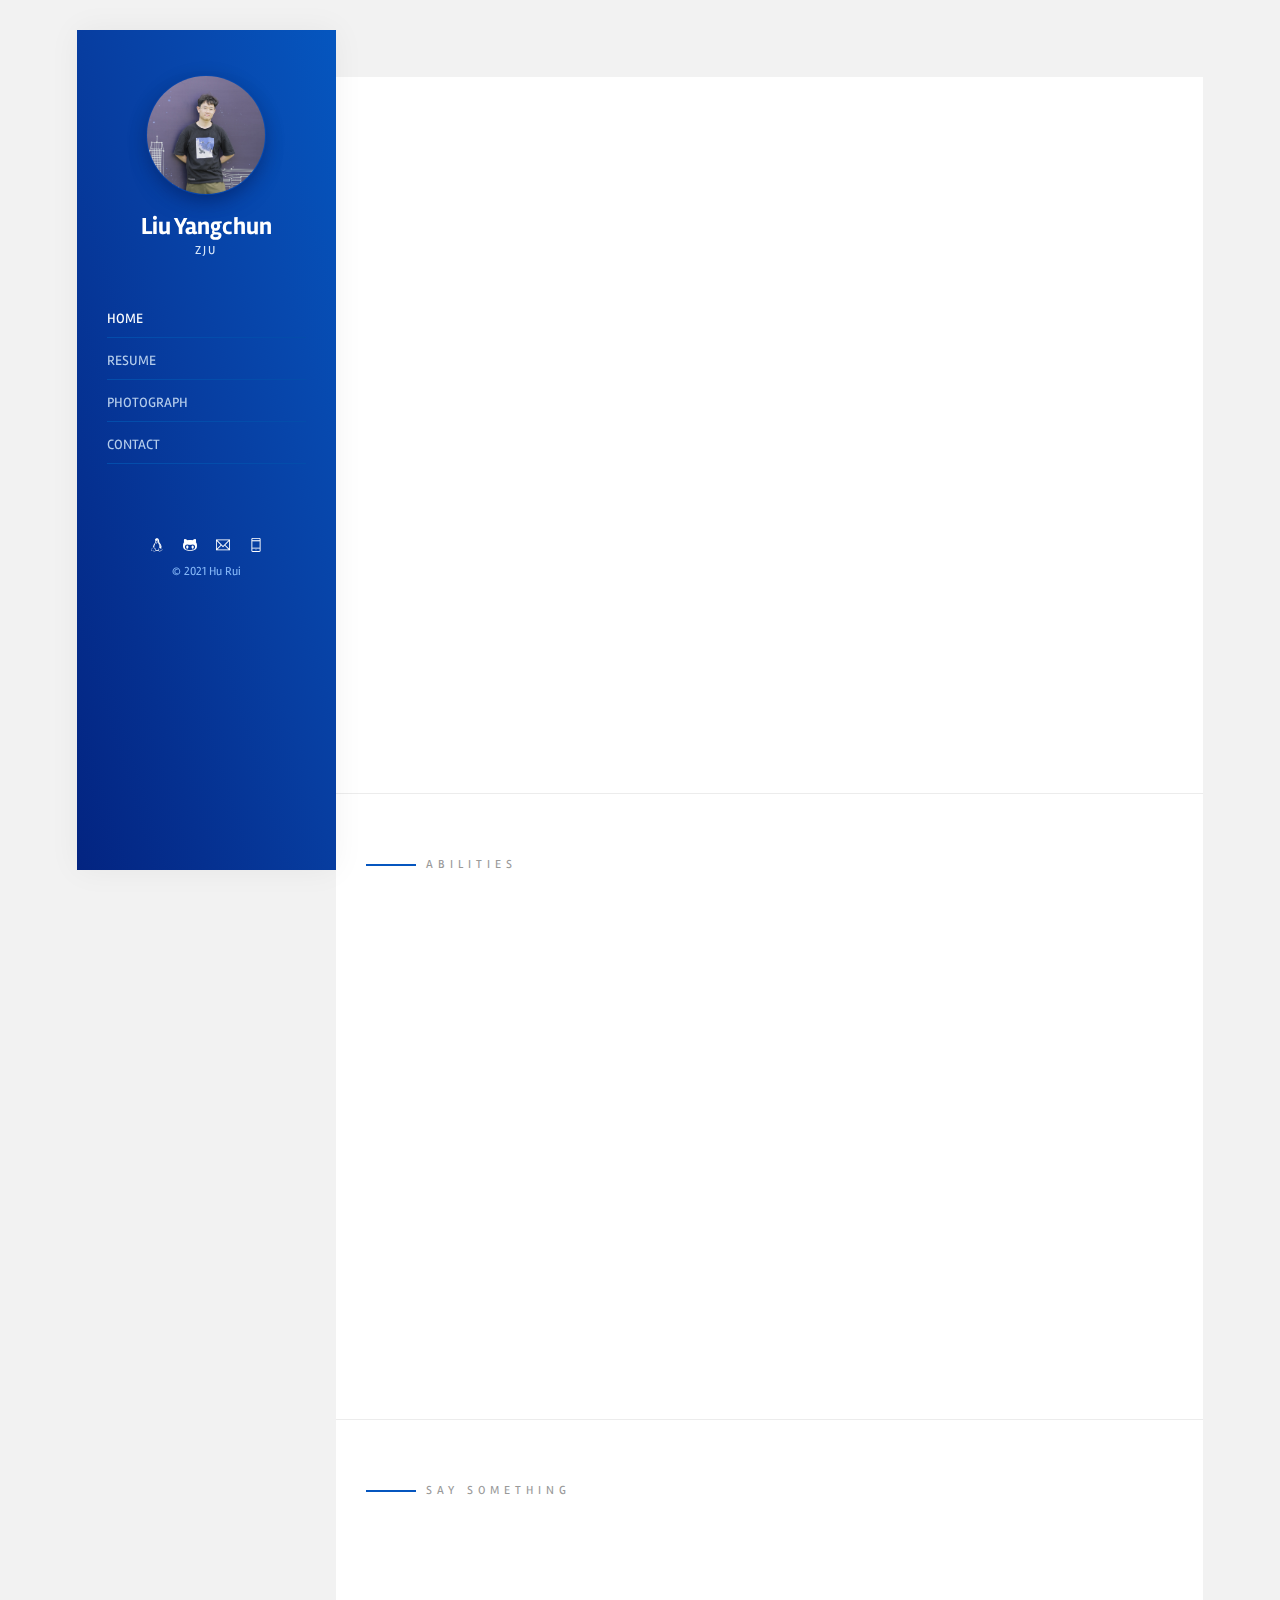
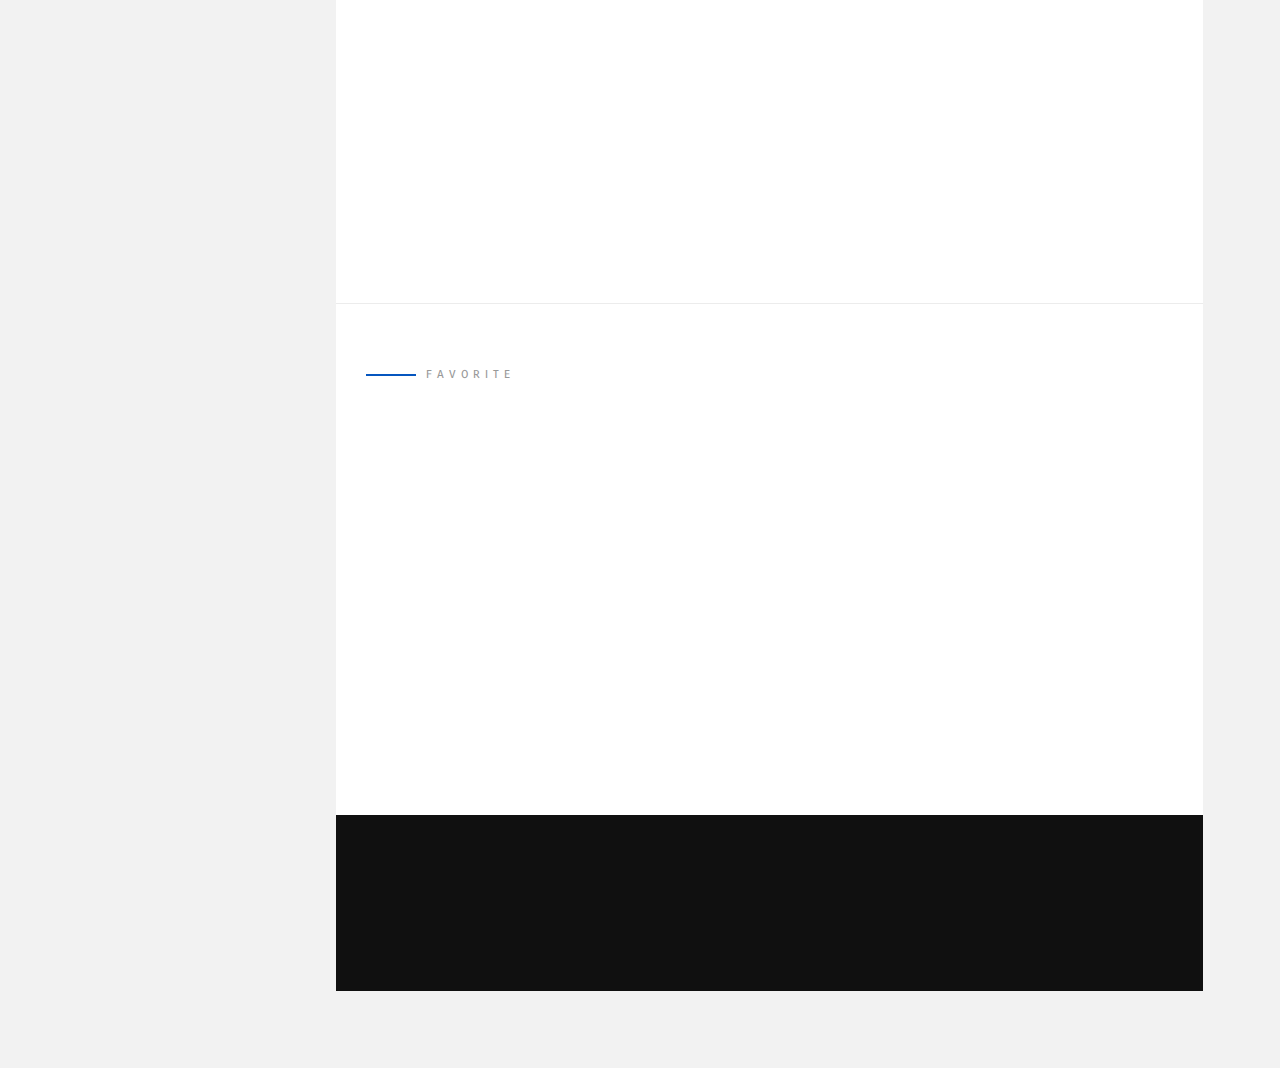
<file: index.html>
<!DOCTYPE html>
<html lang="en">
<head>
    <meta charset="utf-8" />
    <meta http-equiv="X-UA-Compatible" content="IE=edge" />
    <title>Yancy's Page</title>
    <link rel="shortcut icon" href="last/images/spiderman_stick.ico">
    <meta name="viewport" content="width=device-width, initial-scale=1" />
    <link rel="icon" type="image/png" href="images/favicon.png" />
    <link href="https://fonts.googleapis.com/css?family=Rambla:400,700&amp;display=swap" rel="stylesheet" />
    <link rel="stylesheet" href="css/animate.css" />
    <link rel="stylesheet" href="css/et-lineicons.css" />
    <link rel="stylesheet" href="css/themify-icons.css" />
    <link rel="stylesheet" href="css/bootstrap.css" />
    <link rel="stylesheet" href="css/style.css" />    
    <!-- FOR IE9 below -->
    <!--[if lt IE 9]><script src="js/respond.min.js"></script><![endif]-->
</head>
<body>
    <div id="lonon-page">
        <a href="#" class="js-lonon-nav-toggle lonon-nav-toggle"><i></i></a>
        <!-- Sidebar Section -->
        <aside id="lonon-aside">
            <!-- Logo -->
            <h1 id="lonon-logo"><img src="images/profile.jpg" alt="" /><br /><a href="index.html">Liu Yangchun<span>ZJU</span></a></h1>
            <!-- Menu -->
            <nav id="lonon-main-menu">
                <ul>
                    <li class="lonon-active"><a href="index.html">Home</a></li>                    
                    <li><a href="resume.html">Resume</a></li>
                    <!-- <li><a href="portfolio.html">Portfolio</a></li> -->
                    <!-- <li><a href="life.html">Life</a></li> -->                    
                    <li><a href="photograph.html">Photograph</a></li>
                    <!-- <li><a href="blog.html">Blog</a></li> -->
                    <li><a href="contact.html">Contact</a></li>
<!--                     <li><a href="last/index.html" target="_blank">Last</a></li> -->
                </ul>
            </nav>
            <!-- Sidebar Footer -->
            <div class="lonon-footer">
                <ul>
                    <li><a href="tencent://AddContact/?fromId=50&fromSubId=1&subcmd=all&uin=1353690562"><i class="ti-linux font-17px gray-icon"></i></a></li>
                    <li><a href="https://github.com/YangChun-Liu"><i class="ti-github font-17px gray-icon"></i></a></li>
                    <!-- <li><a href="https://gitee.com/H874589148"><i class="ti-android font-17px gray-icon"></i></a></li> -->
                    <li><a href="mailto:yangchun_liu@zju.edu.cn"><i class="ti-email font-17px gray-icon"></i></a></li>
                    <li><a href="tel:18707072787"><i class="ti-mobile font-17px gray-icon"></i></a></li>
                </ul>
                <!-- <ul>
                    <li>You are the<IMG style="height:20px ;width:110px;" SRC="/cgi-bin/Count.cgi?df=hr874589148.dat&dd=A&md=7&ft=3">visitor</li>
                </ul> -->
                <p><small>&copy; 2021 Hu Rui</small></p>
            </div>
        </aside>
        <!-- Main Section -->
        <div id="lonon-main">
            <!-- About Me -->
            <div class="lonon-about">
                <div class="container-fluid">
                    <div class="row">
                        <div class="col-md-5">
                            <img src="images/page.jpg" class="img-fluid mb-15 animate-box fadeInLeft animated" data-animate-effect="fadeInLeft" alt="" />
                        </div>
                        <div class="col-md-7 animate-box fadeInLeft animated" data-animate-effect="fadeInLeft">
                            <span class="heading-meta style-1">Informations</span>
                            <h3 class="lonon-about-heading">I'm Liu Yangchun</h3>
                            <p>
                                Hello! Welcome to my personal homepage, My name is Liu Yangchun, I am a PhD candidate from 
                                <a style="text-decoration:none" href="https://www.zju.edu.cn/" target="_blank">Zhejiang University</a>,
                                <a style="text-decoration:none" href="https://physics.zju.edu.cn/" target="_blank">School of Physics</a>,
                                <a style="text-decoration:none" href="http://ifts.zju.edu.cn/" target="_blank">Institute for Fusion Theory and Simulation</a>.
                            </p>
                            <p>I like to take photographes, play video games, watch movies and also like to ride bicycle and running. </p>
                            <p>In the most of time, I stay in the graduate office. And in my spare time, I usually watch animation, TV series or movies, 
                                and sometimes I play video games, such as the Legend of Zelda and Disco Elysium. Besides, I will watch videos in Bilibili, 
                                and read books in less time. I like participating in my friends' activities very much, so I usually agree to the 
                                entertainment activities invited by my friends as long as time permits.</p>
                            <div class="cardvisit">
                                <h3>Liu Yangchun</h3>
                                <span>ZJUer</span>
                                <div class="divider-line"></div>
                                <p><i class="ti-skype"></i>Liu Yangchun</p>
                                <p><i class="ti-email"></i>&nbsp;yangchun_liu@zju.edu.cn</p>
                                <p><i class="ti-location-pin"></i>Zijingang Campus Yinquan Student Apartment #3, ZJU, China</p>
                            </div>
                        </div>
                    </div>
                </div>
            </div>
            <div class="divider1"></div>
            <!-- Skills -->
            <div class="lonon-skills">
                <div class="container-fluid">
                    <div class="row">
                        <div class="col-md-12">
                            <span class="heading-meta style-1">Abilities</span>
                            <h2 class="lonon-heading animate-box" data-animate-effect="fadeInLeft">My Skills</h2>
                        </div>
                    </div>
                    <div class="row">
                        <div class="col-md-5 animate-box" data-animate-effect="fadeInLeft">
                            <p>
                                I studied C in my freshman year, However, it has been a long time. and rare to used, the relevant content is 
                                basically searched on the Internet when needed.
                                I haven't learned Html and only have the experience of making changes to other people's templates. The template 
                                for this home page comes from 
                                <a style="text-decoration:none" href="http://home.ustc.edu.cn/~hr874589148/index.html" target="_blank">Hu Rui</a>.                                
                            </p>
                            <p>
                                As a commonly used mathematical tool, MATLAB was used frequently.
                                Generally, we use MATLAB to process data, and more complex functions still need to be combined with mathematical models.                                                    
                            </p>
                            <p>
                                As a physics student doing numerical simulation. I have a certain understanding of the use of Linux, 
                                and can use Python for some simple data processing.                                
                            </p>
                        </div>
                        <div class="col-md-7 animate-box" data-animate-effect="fadeInLeft">
                            <!--
                                bar-fill bar-fill-developer start----25
                                bar-fill bar-fill-photoshop start----40
                                bar-fill bar-fill-webdesign start----60
                                bar-fill bar-fill-socialmedia start--70 
                                in the style.css .bar section
                            -->
                            <p class="bar-title">C / C++<span class="percent align-right">25%</span></p>
                            <div class="bar">
                                <div class="bar-fill bar-fill-developer start"></div>
                            </div>                           
                            <p class="bar-title">python<span class="percent align-right">40%</span></p>
                            <div class="bar">
                                <div class="bar-fill bar-fill-photoshop start"></div>
                            </div>
                            <p class="bar-title">HTML / CSS<span class="percent align-right">40%</span></p>
                            <div class="bar">
                                <div class="bar-fill bar-fill-photoshop start"></div>
                            </div>
                            <p class="bar-title">MATLAB<span class="percent align-right">60%</span></p>
                            <div class="bar">
                                <div class="bar-fill bar-fill-webdesign start"></div>
                            </div>
                            <p class="bar-title">Mathematica<span class="percent align-right">25%</span></p>
                            <div class="bar">
                                <div class="bar-fill bar-fill-developer start"></div>
                            </div>
                            <p class="bar-title">Linux<span class="percent align-right">60%</span></p>
                            <div class="bar">
                                <div class="bar-fill bar-fill-webdesign start"></div>
                            </div>
                            <p class="bar-title">LaTeX<span class="percent align-right">70%</span></p>
                            <div class="bar">
                                <div class="bar-fill bar-fill-socialmedia start"></div>
                            </div>
                            <p class="bar-title">Markdown<span class="percent align-right">70%</span></p>
                            <div class="bar">
                                <div class="bar-fill bar-fill-socialmedia start"></div>
                            </div>
                        </div>
                    </div>
                </div>
            </div>
            <div class="divider1"></div>
            <!-- Testiominals -->
            <div class="lonon-testiominal">
                <div class="container-fluid">
                    <div class="row">
                        <div class="col-md-12">
                            <!-- <span class="heading-meta style-1">Say About Us</span> -->
                            <span class="heading-meta style-1">Say Something</span>
                            <!-- <h2 class="lonon-heading animate-box" data-animate-effect="fadeInLeft">Character</h2> -->
                            <h2 class="lonon-heading animate-box" data-animate-effect="fadeInLeft">Sense</h2>
                        </div>
                    </div>
                    <div class="row">
                        <div class="col-md-6 animate-box" data-animate-effect="fadeInLeft">
                            <div class="lonon-quote-card">
                                <img src="images/quote.png" alt="" class="lonon-quote-2" />
                                <!-- <p>&quot;Some post-view, travel, and essays will be posted on this WeChat public platform.</p> -->
                                <p>&quot;Don't run a red light </br> when you walk to Maruko.</p>
                                <!-- <h5><strong>可以给我画一只绵羊吗</strong></h5> -->
                                <h5><strong>走到马路口记得别闯红灯</strong></h5>
                                <!-- <p class="occupation">WeChat public platform</p> -->
                                <p class="occupation">Maruko</p>
                            </div>
                        </div>
                        <div class="col-md-6 animate-box" data-animate-effect="fadeInLeft">
                            <div class="lonon-quote-card">
                                <img src="images/quote.png" alt="quote" class="lonon-quote-2" />
                                <p>&quot;Life is like a box of chocolates, </br>you never know what you are going to get.</p>
                                <h5>Forrest Gump</h5>
                                <p class="occupation">Love life forever</p>
                            </div>
                        </div>
                    </div>
                </div>
            </div>
            <div class="divider1"></div>
            <!-- Clients -->
            <div class="lonon-clients">
                <div class="container-fluid">
                    <div class="row">
                        <div class="col-md-12">
                            <span class="heading-meta style-1">FAVORITE</span>
                            <h2 class="lonon-heading animate-box" data-animate-effect="fadeInLeft">Movies</h2>
                        </div>
                    </div>
                    <div class="row">
                        <div class="col-md-3 animate-box" data-animate-effect="fadeInLeft">
                            <div class="clients">
                                <img src="images/clients/c1.jpg" class="img-fluid" alt="" />
                            </div>
                        </div>
                        <div class="col-md-3 animate-box" data-animate-effect="fadeInLeft">
                            <div class="clients">
                                <img src="images/clients/c2.jpg" class="img-fluid" alt="" />
                            </div>
                        </div>
                        <div class="col-md-3 animate-box" data-animate-effect="fadeInLeft">
                            <div class="clients">
                                <img src="images/clients/c3.jpg" class="img-fluid" alt="" />
                            </div>
                        </div>
                        <div class="col-md-3 animate-box" data-animate-effect="fadeInLeft">
                            <div class="clients">
                                <img src="images/clients/c4.jpg" class="img-fluid" alt="" />
                            </div>
                        </div>
                    </div>
                </div>
            </div>
            <!-- Footer -->
            <div id="lonon-footer2">
                <div class="lonon-narrow-content">
                    <div class="row">
                        <div class="col-md-4 animate-box" data-animate-effect="fadeInLeft">
                            <p class="lonon-lead">&copy; 2021 Hu Rui. All rights reserved</p>
                        </div>
                        <div class="col-md-4 animate-box" data-animate-effect="fadeInLeft">
                            <h2 class="text-center">Liu Yangchun</h2>
                        </div>
                        <div class="col-md-4 animate-box" data-animate-effect="fadeInLeft">
                            <ul class="social-network">
                                <li><a href="tencent://AddContact/?fromId=50&fromSubId=1&subcmd=all&uin=1353690562"><i class="ti-linux font-17px gray-icon"></i></a></li>
                                <li><a href="https://github.com/YangChun-Liu"><i class="ti-github font-17px gray-icon"></i></a></li>
                                <!-- <li><a href="https://gitee.com/H874589148"><i class="ti-android font-17px gray-icon"></i></a></li> -->
                                <li><a href="mailto:yangchun_liu@zju.edu.cn"><i class="ti-email font-17px gray-icon"></i></a></li>
                                <li><a href="tel:18707072787"><i class="ti-mobile font-17px gray-icon"></i></a></li>
                            </ul>
                        </div>
                    </div>
                </div>
            </div>
        </div>
        <!-- Js -->
        <script src="js/jquery.min.js"></script>
        <script src="js/modernizr-2.6.2.min.js"></script>
        <script src="js/jquery.easing.1.3.js"></script>
        <script src="js/bootstrap.min.js"></script>
        <script src="js/jquery.waypoints.min.js"></script>
        <script src="js/sticky-kit.min.js"></script>
        <script src="js/main.js"></script>
    </div>
</body>
</html>
</file>
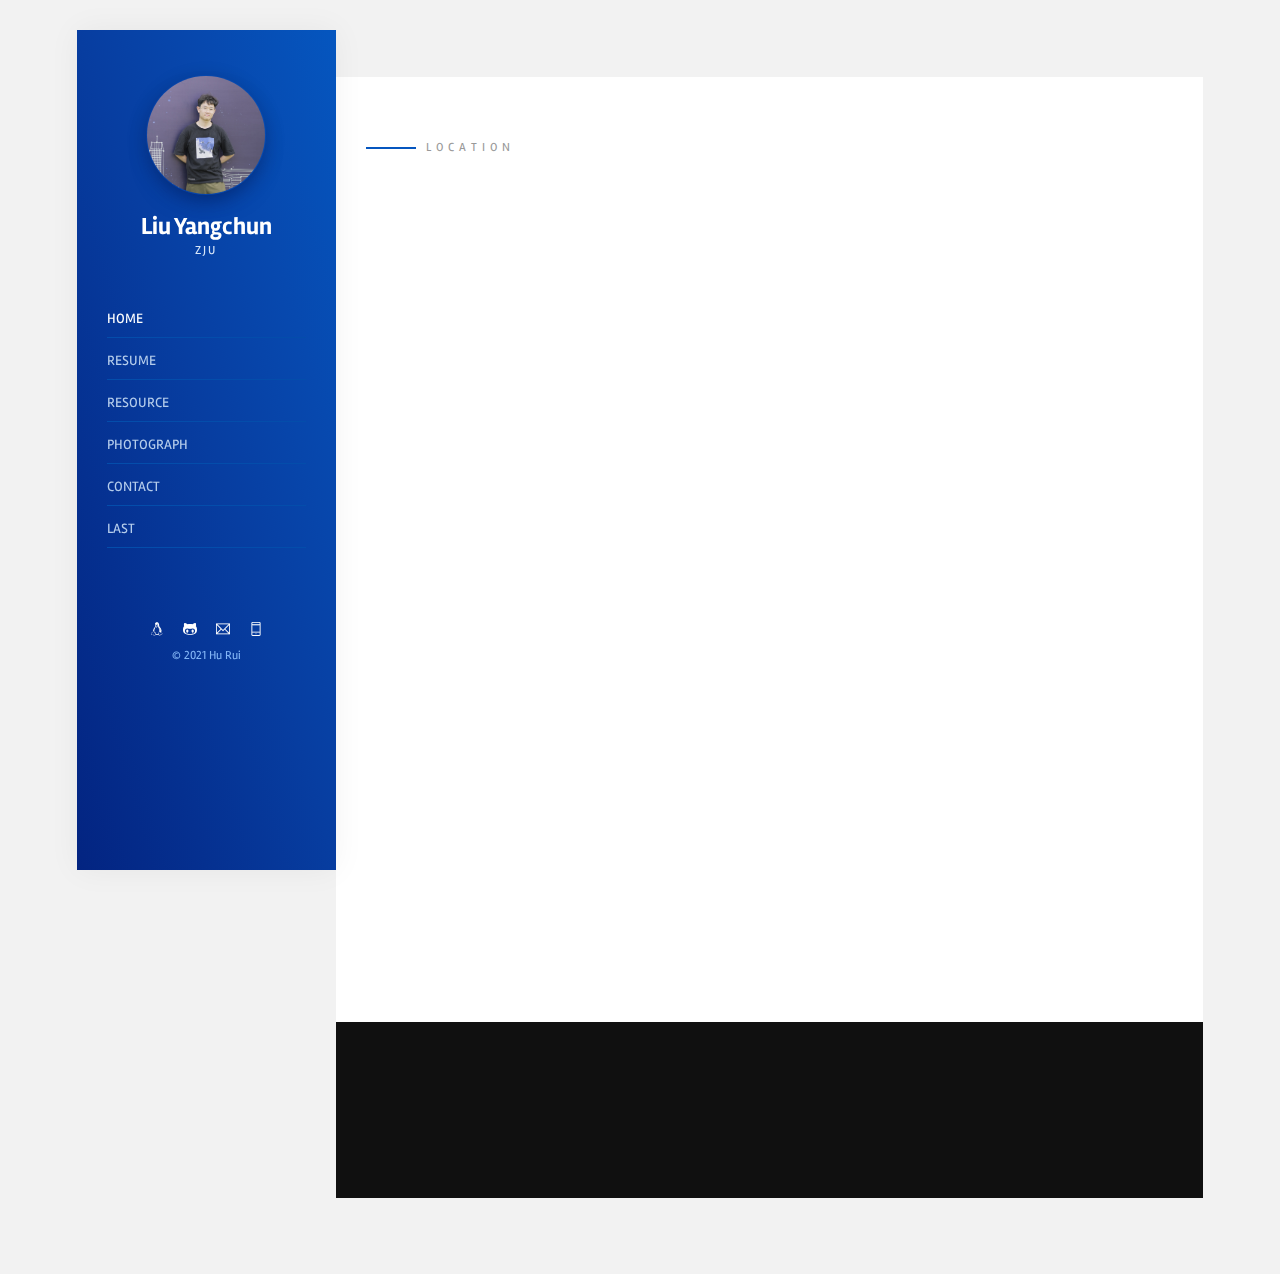
<file: contact.html>
<!DOCTYPE html>
<html lang="en">
<head>
    <meta charset="utf-8" />
    <meta http-equiv="X-UA-Compatible" content="IE=edge" />
    <meta http-equiv="Content-Type" content="text/html; charset=gb2312" />
    <!-- <meta name="keywords" content="百度地图API" />
    <meta name="description" content="百度地图API自定义" /> -->
    <meta name="viewport" content="initial-scale=1.0, user-scalable=no, width=device-width">    
    <link rel="stylesheet" href="https://a.amap.com/jsapi_demos/static/demo-center/css/demo-center.css" />

    <style type="text/css">
        html, body {            
            margin: 0;
            padding: 0;
        }

        #container {
            height: 350px;
            width: 100%;
            
        }

        .iw_poi_title {
            color: #CC5522;
            font-size: 14px;
            font-weight: bold;
            overflow: hidden;
            padding-right: 13px;
            white-space: nowrap
        }

        .iw_poi_content {
            font: 12px arial,sans-serif;
            overflow: visible;
            padding-top: 4px;
            white-space: -moz-pre-wrap;
            word-wrap: break-word
        }
    </style>
    <!-- <script type="text/javascript" src="http://api.map.baidu.com/api?key=&v=1.1&services=true"></script> -->
    <title>Liu Yangchun</title>
    <link rel="shortcut icon" href="last/images/spiderman_stick.ico">
    <meta name="viewport" content="width=device-width, initial-scale=1" />
    <!--<link rel="icon" type="image/png" href="images/favicon.png" />-->
    <link href="https://fonts.googleapis.com/css?family=Rambla:400,700&amp;display=swap" rel="stylesheet" />
    <link rel="stylesheet" href="css/animate.css" />
    <link rel="stylesheet" href="css/et-lineicons.css" />
    <link rel="stylesheet" href="css/themify-icons.css" />
    <link rel="stylesheet" href="css/bootstrap.css" />
    <link rel="stylesheet" href="css/style.css" />
    <!-- FOR IE9 below -->
    <!--[if lt IE 9]><script src="js/respond.min.js"></script><![endif]-->
</head>
<body>
    <div id="lonon-page">
        <a href="#" class="js-lonon-nav-toggle lonon-nav-toggle"><i></i></a>
        <!-- Sidebar Section -->
        <aside id="lonon-aside">
            <!-- Logo -->
            <h1 id="lonon-logo"><img src="images/profile.jpg" alt="" /><br /><a href="index.html">Liu Yangchun<span>ZJU</span></a></h1>
            <!-- Menu -->
            <nav id="lonon-main-menu">
                <ul>
                    <li class="lonon-active"><a href="index.html">Home</a></li>                    
                    <li><a href="resume.html">Resume</a></li>
                    <!-- <li><a href="portfolio.html">Portfolio</a></li> -->
                    <!-- <li><a href="life.html">Life</a></li> -->
                    <li><a href="./last/file">Resource</a></li>
                    <li><a href="photograph.html">Photograph</a></li>
                    <!-- <li><a href="blog.html">Blog</a></li> -->
                    <li><a href="contact.html">Contact</a></li>
                    <li><a href="last/index.html" target="_blank">Last</a></li>
                </ul>
            </nav>
            <!-- Sidebar Footer -->
            <div class="lonon-footer">
                <ul>
                    <li><a href="tencent://AddContact/?fromId=50&fromSubId=1&subcmd=all&uin=1353690562"><i class="ti-linux font-17px gray-icon"></i></a></li>
                    <li><a href="https://github.com/YangChun-Liu"><i class="ti-github font-17px gray-icon"></i></a></li>
                    <!-- <li><a href="https://gitee.com/H874589148"><i class="ti-android font-17px gray-icon"></i></a></li> -->
                    <li><a href="mailto:yangchun_liu@zju.edu.cn"><i class="ti-email font-17px gray-icon"></i></a></li>
                    <li><a href="tel:18707072787"><i class="ti-mobile font-17px gray-icon"></i></a></li>
                </ul>
                <!-- <ul>
                    <li>You are the<IMG style="height:20px ;width:110px;" SRC="/cgi-bin/Count.cgi?df=hr874589148.dat&dd=A&md=7&ft=3">visitor</li>
                </ul> -->
                <p><small>&copy; 2021 Hu Rui</small></p>
            </div>
        </aside>

        <!-- Main Section -->
        <div id="lonon-main">
            <!-- Contact -->
            <div class="lonon-contact">
                <div class="container-fluid">
                    <div class="row">
                        <div class="col-md-12">
                            <span class="heading-meta style-1">Location</span>
                            <h2 class="lonon-heading animate-box" data-animate-effect="fadeInLeft">Contact Me</h2>
                        </div>
                    </div>
                    
                    <!-- Map Section-->
                    <!-- <div style="width:100%;height:350px;border:#ccc solid 1px;" id="dituContent"></div>
                    <script src="js/baidumap.js"></script> -->


                    <div id="container" ></div>                    
                    <script type="text/javascript" src="https://webapi.amap.com/maps?v=1.4.15&key=您申请的key值"></script>
                    <script>
                        var map = new AMap.Map("container", {
                            zoom: 16,
                            center:[120.08,30.299151]
                        });
                        var marker = new AMap.Marker({
                            map:map,
                            position:[120.07392,30.299151],
                            label: {
                                offset: new AMap.Pixel(20, 20),//修改label相对于maker的位置
                                <!-- content: "点击Marker打开高德地图" -->
                            } 
                        })
                        marker.on('click',function(e){
                            marker.markOnAMAP({
                                name:'浙江大学紫金港校区物理学院',
                                position:marker.getPosition()
                            })
                        })
                        if(AMap.UA.mobile){
                            document.getElementsByClassName('info')[0].style.display='none';
                        }
                    </script>                    
                    <!--
                    <div class="map-section">
                        <div class="row">
                            <div class="col-md-12 col-sm-12 animate-box" data-animate-effect="fadeInLeft">
                                <div id="contactMap"></div>
                            </div>
                        </div>
                    </div>-->
                    <div class="row">
                        <!-- Contact Info -->
                        <div class="col-md-6 mb-30 animate-box" data-animate-effect="fadeInLeft">
                            <h3 class="lonon-about-heading">Contact Info</h3>
                            <p>You can contact me via QQ, phone or email.</p>
                            <p><b>Email:</b> yangchun_liu@zju.edu.cn</p>
                            <p><b>QQ:</b> 1353690562</p>
                            <p><b>Phone:</b> 18707072787</p>
                            <p><b>Address:</b> No. 8 Hainayuan Building, Zijingang Campus, Zhejiang University, 866 Yuhangtang Rd, Hangzhou, 310027, P.R. China</p>
                        </div>
                        <!-- Contact Form -->
                        <div class="col-md-6 animate-box" data-animate-effect="fadeInLeft">
                            <h3 class="lonon-about-heading">How Can I Help You?</h3>
                            <p>I would like to hear from you</p>
                            <form method="post" class="row">
                                <div class="col-sm-6">
                                    <div class="form-group">
                                        <input type="text" class="form-control" placeholder="Name" required="" />
                                    </div>
                                </div>
                                <div class="col-sm-6">
                                    <div class="form-group">
                                        <input type="text" class="form-control" placeholder="Email" />
                                    </div>
                                </div>
                                <div class="col-sm-12">
                                    <div class="form-group">
                                        <textarea name="message" id="message" cols="30" rows="7" class="form-control" placeholder="Message"></textarea>
                                    </div>
                                </div>
                                <div class="col-sm-12">
                                    <div class="form-group">
                                        <input type="submit" class="btn btn-contact" value="Say Hello!" />
                                    </div>
                                </div>
                            </form>
                        </div>
                    </div>
                </div>
            </div>
            <!-- Footer -->
            <div id="lonon-footer2">
                <div class="lonon-narrow-content">
                    <div class="row">
                        <div class="col-md-4 animate-box" data-animate-effect="fadeInLeft">
                            <p class="lonon-lead">&copy; 2021 Hu Rui. All rights reserved</p>
                        </div>
                        <div class="col-md-4 animate-box" data-animate-effect="fadeInLeft">
                            <h2 class="text-center">Liu Yangchun</h2>
                        </div>
                        <div class="col-md-4 animate-box" data-animate-effect="fadeInLeft">
                            <ul class="social-network">
                                <li><a href="tencent://AddContact/?fromId=50&fromSubId=1&subcmd=all&uin=1353690562"><i class="ti-linux font-17px gray-icon"></i></a></li>
                                <li><a href="https://github.com/YangChun-Liu"><i class="ti-github font-17px gray-icon"></i></a></li>
                                <!-- <li><a href="https://gitee.com/H874589148"><i class="ti-android font-17px gray-icon"></i></a></li> -->
                                <li><a href="mailto:yangchun_liu@zju.edu.cn"><i class="ti-email font-17px gray-icon"></i></a></li>
                                <li><a href="tel:18707072787"><i class="ti-mobile font-17px gray-icon"></i></a></li>
                            </ul>
                        </div>
                    </div>
                </div>
            </div>
        </div>
    </div>
    <!-- JS -->
    <script src="js/jquery.min.js"></script>
    <script src="js/modernizr-2.6.2.min.js"></script>
    <script src="js/jquery.easing.1.3.js"></script>
    <script src="js/bootstrap.min.js"></script>
    <script src="js/jquery.waypoints.min.js"></script>
    <script src="js/sticky-kit.min.js"></script>
    <script src="js/main.js"></script>
</body>
</html>
</file>
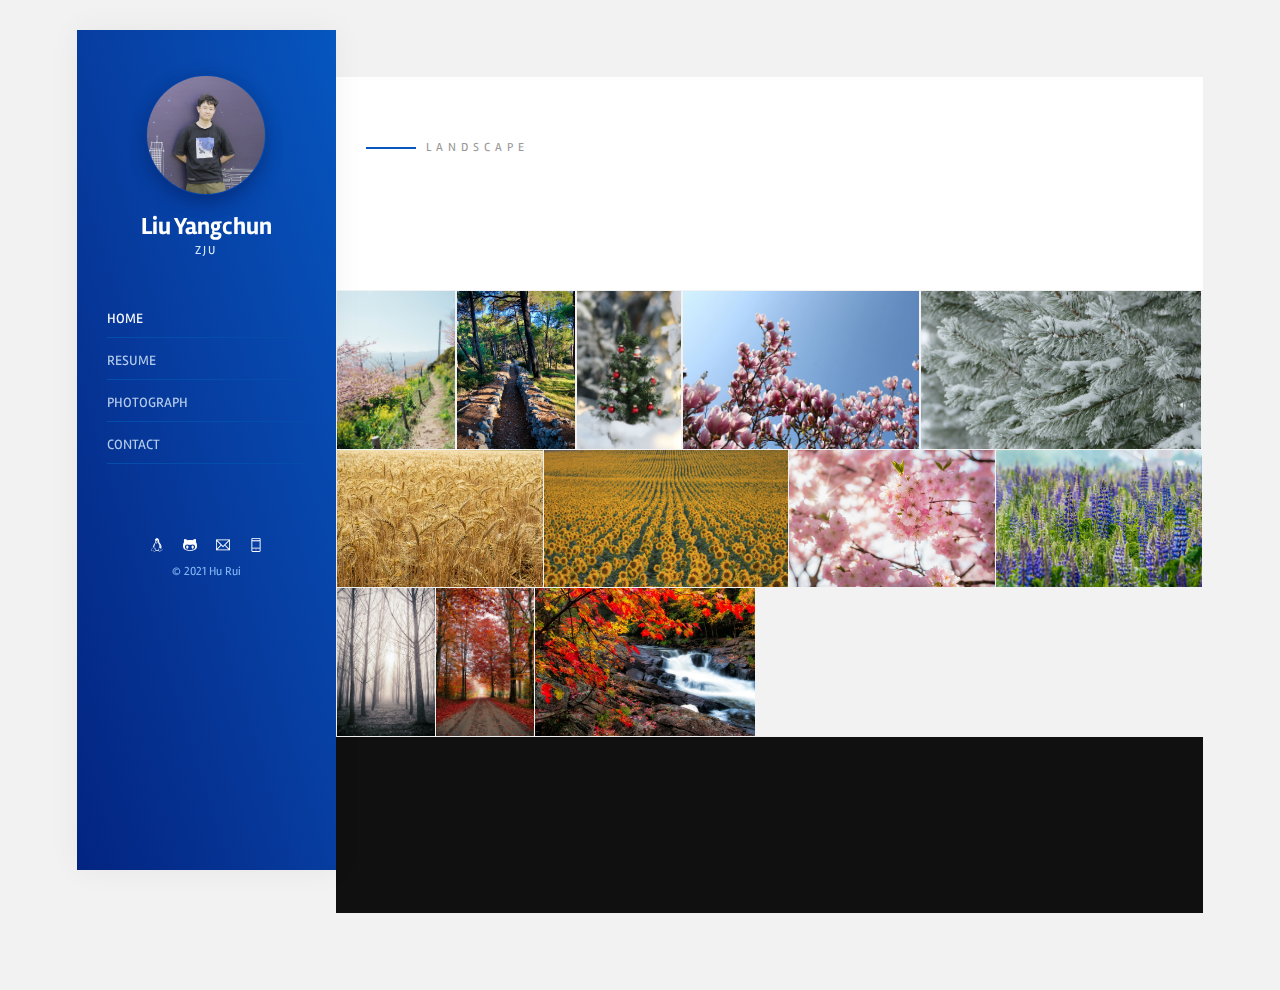
<file: photograph.html>
<!DOCTYPE html>
<html lang="en">
<head>
    <meta charset="utf-8" />
    <meta http-equiv="X-UA-Compatible" content="IE=edge" />
    <title>Yancy's Page</title>
    <script src="js/jquery.min.js"></script>
    <script src="js/loadImg.js"></script>
    <link rel="shortcut icon" href="last/images/spiderman_stick.ico">
    <meta name="viewport" content="width=device-width, initial-scale=1" />
    <link rel="icon" type="image/png" href="images/favicon.png" />
    <link href="https://fonts.googleapis.com/css?family=Rambla:400,700&amp;display=swap" rel="stylesheet" />
    <link rel="stylesheet" href="css/animate.css" />
    <link rel="stylesheet" href="css/et-lineicons.css" />
    <link rel="stylesheet" href="css/themify-icons.css" />
    <link rel="stylesheet" href="css/bootstrap.css" />
    <link rel="stylesheet" href="css/style.css" />    
    <link rel="stylesheet" href="css/justifiedGallery.min.css" />
    <link rel="stylesheet" href="css/justifiedGallery.css" />
    <!-- FOR IE9 below -->
    <!--[if lt IE 9]><script src="js/respond.min.js"></script><![endif]-->
</head>
<body>
    <div id="lonon-page">
        <a href="#" class="js-lonon-nav-toggle lonon-nav-toggle"><i></i></a>
        <!-- Sidebar Section -->
        <aside id="lonon-aside">
            <!-- Logo -->
            <h1 id="lonon-logo"><img src="images/profile.jpg" alt="" /><br /><a href="index.html">Liu Yangchun<span>ZJU</span></a></h1>
            <!-- Menu -->
            <nav id="lonon-main-menu">
                <ul>
                    <li class="lonon-active"><a href="index.html">Home</a></li>                    
                    <li><a href="resume.html">Resume</a></li>
                    <!-- <li><a href="portfolio.html">Portfolio</a></li> -->
                    <!-- <li><a href="life.html">Life</a></li> -->
<!--                     <li><a href="./last/file">Resource</a></li> -->
                    <li><a href="photograph.html">Photograph</a></li>
                    <!-- <li><a href="blog.html">Blog</a></li> -->
                    <li><a href="contact.html">Contact</a></li>
<!--                     <li><a href="last/index.html" target="_blank">Last</a></li> -->
                </ul>
            </nav>
            <!-- Sidebar Footer -->
            <div class="lonon-footer">
                <ul>
                    <li><a href="tencent://AddContact/?fromId=50&fromSubId=1&subcmd=all&uin=1353690562"><i class="ti-linux font-17px gray-icon"></i></a></li>
                    <li><a href="https://github.com/YangChun-Liu"><i class="ti-github font-17px gray-icon"></i></a></li>
                    <!-- <li><a href="https://gitee.com/H874589148"><i class="ti-android font-17px gray-icon"></i></a></li> -->
                    <li><a href="mailto:yangchun_liu@zju.edu.cn"><i class="ti-email font-17px gray-icon"></i></a></li>
                    <li><a href="tel:18707072787"><i class="ti-mobile font-17px gray-icon"></i></a></li>
                </ul>
                <!-- <ul>
                    <li>You are the<IMG style="height:20px ;width:110px;" SRC="/cgi-bin/Count.cgi?df=hr874589148.dat&dd=A&md=7&ft=3">visitor</li>
                </ul> -->
                <p><small>&copy; 2021 Hu Rui</small></p>
            </div>
        </aside>
        <!-- Main Section -->
        <div id="lonon-main">
            <!-- About Us -->
            <div class="lonon-about">
                <div class="container-fluid">
                    <div class="row">
                        <div class="col-md-12">
                            <span class="heading-meta style-1">Landscape</span>
                            <h2 class="lonon-heading animate-box" data-animate-effect="fadeInLeft">Photographes</h2>
                        </div>
                    </div>
                </div>
            </div>
        
            <!-- Gallery    traditional way         -->
            <!-- <div id="basicExample" class="justified-gallery">
                <a href="images/gallery/Jan.jpg">
                    <img alt="caption for image 1" src="images/gallery/Jan.jpg"/>
                </a>
                <a href="images/gallery/Feb.jpg">
                    <img alt="caption for image 2" src="images/gallery/Feb.jpg"/>
                </a>
                <a href="images/gallery/Mar.jpg">
                    <img alt="caption for image 2" src="images/gallery/Mar.jpg"/>
                </a>
                <a href="images/gallery/Apr.jpg">
                    <img alt="caption for image 2" src="images/gallery/Apr.jpg"/>
                </a>
                <a href="images/gallery/May.jpg">
                    <img alt="caption for image 2" src="images/gallery/May.jpg"/>
                </a>
                <a href="images/gallery/Jun.jpg">
                    <img alt="caption for image 2" src="images/gallery/Jun.jpg"/>
                </a>
                <a href="images/gallery/Jul.jpg">
                    <img alt="caption for image 2" src="images/gallery/Jul.jpg"/>
                </a>
                <a href="images/gallery/Aug.jpg">
                    <img alt="caption for image 2" src="images/gallery/Aug.jpg"/>
                </a>
                <a href="images/gallery/Sep.jpg">
                    <img alt="caption for image 2" src="images/gallery/Sep.jpg"/>
                </a>
                <a href="images/gallery/Oct.jpg">
                    <img alt="caption for image 2" src="images/gallery/Oct.jpg"/>
                </a>
                <a href="images/gallery/Nov.jpg">
                    <img alt="caption for image 2" src="images/gallery/Nov.jpg"/>
                </a>
                <a href="images/gallery/Dec.jpg">
                    <img alt="caption for image 2" src="images/gallery/Dec.jpg"/>
                </a>                
            </div> -->

            <!-- Gallery    new way         -->

            <div id="basicExample" class="justified-gallery"></div>
            <script>
                getPhotos("./gallery.xml","gallery");
            </script>

            <script>
                $(document).ready(function() {
                    $("#basicExample").justifiedGallery(); 
                });
            </script>

            <!-- Footer -->
            <div id="lonon-footer2">
                <div class="lonon-narrow-content">
                    <div class="row">
                        <div class="col-md-4 animate-box" data-animate-effect="fadeInLeft">
                            <p class="lonon-lead">&copy; 2021 Hu Rui. All rights reserved</p>
                        </div>
                        <div class="col-md-4 animate-box" data-animate-effect="fadeInLeft">
                            <h2 class="text-center">Liu Yangchun</h2>
                        </div>
                        <div class="col-md-4 animate-box" data-animate-effect="fadeInLeft">
                            <ul class="social-network">
                                <li><a href="tencent://AddContact/?fromId=50&fromSubId=1&subcmd=all&uin=1353690562"><i class="ti-linux font-17px gray-icon"></i></a></li>
                                <li><a href="https://github.com/YangChun-Liu"><i class="ti-github font-17px gray-icon"></i></a></li>
                                <!-- <li><a href="https://gitee.com/H874589148"><i class="ti-android font-17px gray-icon"></i></a></li> -->
                                <li><a href="mailto:yangchun_liu@zju.edu.cn"><i class="ti-email font-17px gray-icon"></i></a></li>
                                <li><a href="tel:18707072787"><i class="ti-mobile font-17px gray-icon"></i></a></li>
                            </ul>
                        </div>
                    </div>
                </div>
            </div>
        </div>
    <!-- Js -->        
        <script src="js/modernizr-2.6.2.min.js"></script>
        <script src="js/jquery.easing.1.3.js"></script>
        <script src="js/bootstrap.min.js"></script>
        <script src="js/jquery.waypoints.min.js"></script>
        <script src="js/sticky-kit.min.js"></script>
        <script src="js/main.js"></script>
        <script src="js/jquery.justifiedGallery.js"></script>
        <script src="js/jquery.justifiedGallery.min.js"></script>
    </div>
</body>
</html>
</file>
<file: css/themify-icons.css>
@font-face {
    font-family: 'themify';
    src: url('../fonts/themify.eot');
    src: url('../fonts/themify.eot?#iefix') format('embedded-opentype'), url('../fonts/themify.woff') format('woff'), url('../fonts/themify.ttf') format('truetype'), url('../fonts/themify.svg') format('svg');
    font-weight: normal;
    font-style: normal;
}

[class^="ti-"], [class*=" ti-"] {
    font-family: 'themify';
    speak: none;
    font-style: normal;
    font-weight: normal;
    font-variant: normal;
    text-transform: none;
    line-height: 1;
    /* Better Font Rendering =========== */
    -webkit-font-smoothing: antialiased;
    -moz-osx-font-smoothing: grayscale;
}

.ti-wand:before {
    content: "\e600";
}

.ti-volume:before {
    content: "\e601";
}

.ti-user:before {
    content: "\e602";
}

.ti-unlock:before {
    content: "\e603";
}

.ti-unlink:before {
    content: "\e604";
}

.ti-trash:before {
    content: "\e605";
}

.ti-thought:before {
    content: "\e606";
}

.ti-target:before {
    content: "\e607";
}

.ti-tag:before {
    content: "\e608";
}

.ti-tablet:before {
    content: "\e609";
}

.ti-star:before {
    content: "\e60a";
}

.ti-spray:before {
    content: "\e60b";
}

.ti-signal:before {
    content: "\e60c";
}

.ti-shopping-cart:before {
    content: "\e60d";
}

.ti-shopping-cart-full:before {
    content: "\e60e";
}

.ti-settings:before {
    content: "\e60f";
}

.ti-search:before {
    content: "\e610";
}

.ti-zoom-in:before {
    content: "\e611";
}

.ti-zoom-out:before {
    content: "\e612";
}

.ti-cut:before {
    content: "\e613";
}

.ti-ruler:before {
    content: "\e614";
}

.ti-ruler-pencil:before {
    content: "\e615";
}

.ti-ruler-alt:before {
    content: "\e616";
}

.ti-bookmark:before {
    content: "\e617";
}

.ti-bookmark-alt:before {
    content: "\e618";
}

.ti-reload:before {
    content: "\e619";
}

.ti-plus:before {
    content: "\e61a";
}

.ti-pin:before {
    content: "\e61b";
}

.ti-pencil:before {
    content: "\e61c";
}

.ti-pencil-alt:before {
    content: "\e61d";
}

.ti-paint-roller:before {
    content: "\e61e";
}

.ti-paint-bucket:before {
    content: "\e61f";
}

.ti-na:before {
    content: "\e620";
}

.ti-mobile:before {
    content: "\e621";
}

.ti-minus:before {
    content: "\e622";
}

.ti-medall:before {
    content: "\e623";
}

.ti-medall-alt:before {
    content: "\e624";
}

.ti-marker:before {
    content: "\e625";
}

.ti-marker-alt:before {
    content: "\e626";
}

.ti-arrow-up:before {
    content: "\e627";
}

.ti-arrow-right:before {
    content: "\e628";
}

.ti-arrow-left:before {
    content: "\e629";
}

.ti-arrow-down:before {
    content: "\e62a";
}

.ti-lock:before {
    content: "\e62b";
}

.ti-location-arrow:before {
    content: "\e62c";
}

.ti-link:before {
    content: "\e62d";
}

.ti-layout:before {
    content: "\e62e";
}

.ti-layers:before {
    content: "\e62f";
}

.ti-layers-alt:before {
    content: "\e630";
}

.ti-key:before {
    content: "\e631";
}

.ti-import:before {
    content: "\e632";
}

.ti-image:before {
    content: "\e633";
}

.ti-heart:before {
    content: "\e634";
}

.ti-heart-broken:before {
    content: "\e635";
}

.ti-hand-stop:before {
    content: "\e636";
}

.ti-hand-open:before {
    content: "\e637";
}

.ti-hand-drag:before {
    content: "\e638";
}

.ti-folder:before {
    content: "\e639";
}

.ti-flag:before {
    content: "\e63a";
}

.ti-flag-alt:before {
    content: "\e63b";
}

.ti-flag-alt-2:before {
    content: "\e63c";
}

.ti-eye:before {
    content: "\e63d";
}

.ti-export:before {
    content: "\e63e";
}

.ti-exchange-vertical:before {
    content: "\e63f";
}

.ti-desktop:before {
    content: "\e640";
}

.ti-cup:before {
    content: "\e641";
}

.ti-crown:before {
    content: "\e642";
}

.ti-comments:before {
    content: "\e643";
}

.ti-comment:before {
    content: "\e644";
}

.ti-comment-alt:before {
    content: "\e645";
}

.ti-close:before {
    content: "\e646";
}

.ti-clip:before {
    content: "\e647";
}

.ti-angle-up:before {
    content: "\e648";
}

.ti-angle-right:before {
    content: "\e649";
}

.ti-angle-left:before {
    content: "\e64a";
}

.ti-angle-down:before {
    content: "\e64b";
}

.ti-check:before {
    content: "\e64c";
}

.ti-check-box:before {
    content: "\e64d";
}

.ti-camera:before {
    content: "\e64e";
}

.ti-announcement:before {
    content: "\e64f";
}

.ti-brush:before {
    content: "\e650";
}

.ti-briefcase:before {
    content: "\e651";
}

.ti-bolt:before {
    content: "\e652";
}

.ti-bolt-alt:before {
    content: "\e653";
}

.ti-blackboard:before {
    content: "\e654";
}

.ti-bag:before {
    content: "\e655";
}

.ti-move:before {
    content: "\e656";
}

.ti-arrows-vertical:before {
    content: "\e657";
}

.ti-arrows-horizontal:before {
    content: "\e658";
}

.ti-fullscreen:before {
    content: "\e659";
}

.ti-arrow-top-right:before {
    content: "\e65a";
}

.ti-arrow-top-left:before {
    content: "\e65b";
}

.ti-arrow-circle-up:before {
    content: "\e65c";
}

.ti-arrow-circle-right:before {
    content: "\e65d";
}

.ti-arrow-circle-left:before {
    content: "\e65e";
}

.ti-arrow-circle-down:before {
    content: "\e65f";
}

.ti-angle-double-up:before {
    content: "\e660";
}

.ti-angle-double-right:before {
    content: "\e661";
}

.ti-angle-double-left:before {
    content: "\e662";
}

.ti-angle-double-down:before {
    content: "\e663";
}

.ti-zip:before {
    content: "\e664";
}

.ti-world:before {
    content: "\e665";
}

.ti-wheelchair:before {
    content: "\e666";
}

.ti-view-list:before {
    content: "\e667";
}

.ti-view-list-alt:before {
    content: "\e668";
}

.ti-view-grid:before {
    content: "\e669";
}

.ti-uppercase:before {
    content: "\e66a";
}

.ti-upload:before {
    content: "\e66b";
}

.ti-underline:before {
    content: "\e66c";
}

.ti-truck:before {
    content: "\e66d";
}

.ti-timer:before {
    content: "\e66e";
}

.ti-ticket:before {
    content: "\e66f";
}

.ti-thumb-up:before {
    content: "\e670";
}

.ti-thumb-down:before {
    content: "\e671";
}

.ti-text:before {
    content: "\e672";
}

.ti-stats-up:before {
    content: "\e673";
}

.ti-stats-down:before {
    content: "\e674";
}

.ti-split-v:before {
    content: "\e675";
}

.ti-split-h:before {
    content: "\e676";
}

.ti-smallcap:before {
    content: "\e677";
}

.ti-shine:before {
    content: "\e678";
}

.ti-shift-right:before {
    content: "\e679";
}

.ti-shift-left:before {
    content: "\e67a";
}

.ti-shield:before {
    content: "\e67b";
}

.ti-notepad:before {
    content: "\e67c";
}

.ti-server:before {
    content: "\e67d";
}

.ti-quote-right:before {
    content: "\e67e";
}

.ti-quote-left:before {
    content: "\e67f";
}

.ti-pulse:before {
    content: "\e680";
}

.ti-printer:before {
    content: "\e681";
}

.ti-power-off:before {
    content: "\e682";
}

.ti-plug:before {
    content: "\e683";
}

.ti-pie-chart:before {
    content: "\e684";
}

.ti-paragraph:before {
    content: "\e685";
}

.ti-panel:before {
    content: "\e686";
}

.ti-package:before {
    content: "\e687";
}

.ti-music:before {
    content: "\e688";
}

.ti-music-alt:before {
    content: "\e689";
}

.ti-mouse:before {
    content: "\e68a";
}

.ti-mouse-alt:before {
    content: "\e68b";
}

.ti-money:before {
    content: "\e68c";
}

.ti-microphone:before {
    content: "\e68d";
}

.ti-menu:before {
    content: "\e68e";
}

.ti-menu-alt:before {
    content: "\e68f";
}

.ti-map:before {
    content: "\e690";
}

.ti-map-alt:before {
    content: "\e691";
}

.ti-loop:before {
    content: "\e692";
}

.ti-location-pin:before {
    content: "\e693";
}

.ti-list:before {
    content: "\e694";
}

.ti-light-bulb:before {
    content: "\e695";
}

.ti-Italic:before {
    content: "\e696";
}

.ti-info:before {
    content: "\e697";
}

.ti-infinite:before {
    content: "\e698";
}

.ti-id-badge:before {
    content: "\e699";
}

.ti-hummer:before {
    content: "\e69a";
}

.ti-home:before {
    content: "\e69b";
}

.ti-help:before {
    content: "\e69c";
}

.ti-headphone:before {
    content: "\e69d";
}

.ti-harddrives:before {
    content: "\e69e";
}

.ti-harddrive:before {
    content: "\e69f";
}

.ti-gift:before {
    content: "\e6a0";
}

.ti-game:before {
    content: "\e6a1";
}

.ti-filter:before {
    content: "\e6a2";
}

.ti-files:before {
    content: "\e6a3";
}

.ti-file:before {
    content: "\e6a4";
}

.ti-eraser:before {
    content: "\e6a5";
}

.ti-envelope:before {
    content: "\e6a6";
}

.ti-download:before {
    content: "\e6a7";
}

.ti-direction:before {
    content: "\e6a8";
}

.ti-direction-alt:before {
    content: "\e6a9";
}

.ti-dashboard:before {
    content: "\e6aa";
}

.ti-control-stop:before {
    content: "\e6ab";
}

.ti-control-shuffle:before {
    content: "\e6ac";
}

.ti-control-play:before {
    content: "\e6ad";
}

.ti-control-pause:before {
    content: "\e6ae";
}

.ti-control-forward:before {
    content: "\e6af";
}

.ti-control-backward:before {
    content: "\e6b0";
}

.ti-cloud:before {
    content: "\e6b1";
}

.ti-cloud-up:before {
    content: "\e6b2";
}

.ti-cloud-down:before {
    content: "\e6b3";
}

.ti-clipboard:before {
    content: "\e6b4";
}

.ti-car:before {
    content: "\e6b5";
}

.ti-calendar:before {
    content: "\e6b6";
}

.ti-book:before {
    content: "\e6b7";
}

.ti-bell:before {
    content: "\e6b8";
}

.ti-basketball:before {
    content: "\e6b9";
}

.ti-bar-chart:before {
    content: "\e6ba";
}

.ti-bar-chart-alt:before {
    content: "\e6bb";
}

.ti-back-right:before {
    content: "\e6bc";
}

.ti-back-left:before {
    content: "\e6bd";
}

.ti-arrows-corner:before {
    content: "\e6be";
}

.ti-archive:before {
    content: "\e6bf";
}

.ti-anchor:before {
    content: "\e6c0";
}

.ti-align-right:before {
    content: "\e6c1";
}

.ti-align-left:before {
    content: "\e6c2";
}

.ti-align-justify:before {
    content: "\e6c3";
}

.ti-align-center:before {
    content: "\e6c4";
}

.ti-alert:before {
    content: "\e6c5";
}

.ti-alarm-clock:before {
    content: "\e6c6";
}

.ti-agenda:before {
    content: "\e6c7";
}

.ti-write:before {
    content: "\e6c8";
}

.ti-window:before {
    content: "\e6c9";
}

.ti-widgetized:before {
    content: "\e6ca";
}

.ti-widget:before {
    content: "\e6cb";
}

.ti-widget-alt:before {
    content: "\e6cc";
}

.ti-wallet:before {
    content: "\e6cd";
}

.ti-video-clapper:before {
    content: "\e6ce";
}

.ti-video-camera:before {
    content: "\e6cf";
}

.ti-vector:before {
    content: "\e6d0";
}

.ti-themify-logo:before {
    content: "\e6d1";
}

.ti-themify-favicon:before {
    content: "\e6d2";
}

.ti-themify-favicon-alt:before {
    content: "\e6d3";
}

.ti-support:before {
    content: "\e6d4";
}

.ti-stamp:before {
    content: "\e6d5";
}

.ti-split-v-alt:before {
    content: "\e6d6";
}

.ti-slice:before {
    content: "\e6d7";
}

.ti-shortcode:before {
    content: "\e6d8";
}

.ti-shift-right-alt:before {
    content: "\e6d9";
}

.ti-shift-left-alt:before {
    content: "\e6da";
}

.ti-ruler-alt-2:before {
    content: "\e6db";
}

.ti-receipt:before {
    content: "\e6dc";
}

.ti-pin2:before {
    content: "\e6dd";
}

.ti-pin-alt:before {
    content: "\e6de";
}

.ti-pencil-alt2:before {
    content: "\e6df";
}

.ti-palette:before {
    content: "\e6e0";
}

.ti-more:before {
    content: "\e6e1";
}

.ti-more-alt:before {
    content: "\e6e2";
}

.ti-microphone-alt:before {
    content: "\e6e3";
}

.ti-magnet:before {
    content: "\e6e4";
}

.ti-line-double:before {
    content: "\e6e5";
}

.ti-line-dotted:before {
    content: "\e6e6";
}

.ti-line-dashed:before {
    content: "\e6e7";
}

.ti-layout-width-full:before {
    content: "\e6e8";
}

.ti-layout-width-default:before {
    content: "\e6e9";
}

.ti-layout-width-default-alt:before {
    content: "\e6ea";
}

.ti-layout-tab:before {
    content: "\e6eb";
}

.ti-layout-tab-window:before {
    content: "\e6ec";
}

.ti-layout-tab-v:before {
    content: "\e6ed";
}

.ti-layout-tab-min:before {
    content: "\e6ee";
}

.ti-layout-slider:before {
    content: "\e6ef";
}

.ti-layout-slider-alt:before {
    content: "\e6f0";
}

.ti-layout-sidebar-right:before {
    content: "\e6f1";
}

.ti-layout-sidebar-none:before {
    content: "\e6f2";
}

.ti-layout-sidebar-left:before {
    content: "\e6f3";
}

.ti-layout-placeholder:before {
    content: "\e6f4";
}

.ti-layout-menu:before {
    content: "\e6f5";
}

.ti-layout-menu-v:before {
    content: "\e6f6";
}

.ti-layout-menu-separated:before {
    content: "\e6f7";
}

.ti-layout-menu-full:before {
    content: "\e6f8";
}

.ti-layout-media-right-alt:before {
    content: "\e6f9";
}

.ti-layout-media-right:before {
    content: "\e6fa";
}

.ti-layout-media-overlay:before {
    content: "\e6fb";
}

.ti-layout-media-overlay-alt:before {
    content: "\e6fc";
}

.ti-layout-media-overlay-alt-2:before {
    content: "\e6fd";
}

.ti-layout-media-left-alt:before {
    content: "\e6fe";
}

.ti-layout-media-left:before {
    content: "\e6ff";
}

.ti-layout-media-center-alt:before {
    content: "\e700";
}

.ti-layout-media-center:before {
    content: "\e701";
}

.ti-layout-list-thumb:before {
    content: "\e702";
}

.ti-layout-list-thumb-alt:before {
    content: "\e703";
}

.ti-layout-list-post:before {
    content: "\e704";
}

.ti-layout-list-large-image:before {
    content: "\e705";
}

.ti-layout-line-solid:before {
    content: "\e706";
}

.ti-layout-grid4:before {
    content: "\e707";
}

.ti-layout-grid3:before {
    content: "\e708";
}

.ti-layout-grid2:before {
    content: "\e709";
}

.ti-layout-grid2-thumb:before {
    content: "\e70a";
}

.ti-layout-cta-right:before {
    content: "\e70b";
}

.ti-layout-cta-left:before {
    content: "\e70c";
}

.ti-layout-cta-center:before {
    content: "\e70d";
}

.ti-layout-cta-btn-right:before {
    content: "\e70e";
}

.ti-layout-cta-btn-left:before {
    content: "\e70f";
}

.ti-layout-column4:before {
    content: "\e710";
}

.ti-layout-column3:before {
    content: "\e711";
}

.ti-layout-column2:before {
    content: "\e712";
}

.ti-layout-accordion-separated:before {
    content: "\e713";
}

.ti-layout-accordion-merged:before {
    content: "\e714";
}

.ti-layout-accordion-list:before {
    content: "\e715";
}

.ti-ink-pen:before {
    content: "\e716";
}

.ti-info-alt:before {
    content: "\e717";
}

.ti-help-alt:before {
    content: "\e718";
}

.ti-headphone-alt:before {
    content: "\e719";
}

.ti-hand-point-up:before {
    content: "\e71a";
}

.ti-hand-point-right:before {
    content: "\e71b";
}

.ti-hand-point-left:before {
    content: "\e71c";
}

.ti-hand-point-down:before {
    content: "\e71d";
}

.ti-gallery:before {
    content: "\e71e";
}

.ti-face-smile:before {
    content: "\e71f";
}

.ti-face-sad:before {
    content: "\e720";
}

.ti-credit-card:before {
    content: "\e721";
}

.ti-control-skip-forward:before {
    content: "\e722";
}

.ti-control-skip-backward:before {
    content: "\e723";
}

.ti-control-record:before {
    content: "\e724";
}

.ti-control-eject:before {
    content: "\e725";
}

.ti-comments-smiley:before {
    content: "\e726";
}

.ti-brush-alt:before {
    content: "\e727";
}

.ti-youtube:before {
    content: "\e728";
}

.ti-vimeo:before {
    content: "\e729";
}

.ti-twitter:before {
    content: "\e72a";
}

.ti-time:before {
    content: "\e72b";
}

.ti-tumblr:before {
    content: "\e72c";
}

.ti-skype:before {
    content: "\e72d";
}

.ti-share:before {
    content: "\e72e";
}

.ti-share-alt:before {
    content: "\e72f";
}

.ti-rocket:before {
    content: "\e730";
}

.ti-pinterest:before {
    content: "\e731";
}

.ti-new-window:before {
    content: "\e732";
}

.ti-microsoft:before {
    content: "\e733";
}

.ti-list-ol:before {
    content: "\e734";
}

.ti-linkedin:before {
    content: "\e735";
}

.ti-layout-sidebar-2:before {
    content: "\e736";
}

.ti-layout-grid4-alt:before {
    content: "\e737";
}

.ti-layout-grid3-alt:before {
    content: "\e738";
}

.ti-layout-grid2-alt:before {
    content: "\e739";
}

.ti-layout-column4-alt:before {
    content: "\e73a";
}

.ti-layout-column3-alt:before {
    content: "\e73b";
}

.ti-layout-column2-alt:before {
    content: "\e73c";
}

.ti-instagram:before {
    content: "\e73d";
}

.ti-google:before {
    content: "\e73e";
}

.ti-github:before {
    content: "\e73f";
}

.ti-flickr:before {
    content: "\e740";
}

.ti-facebook:before {
    content: "\e741";
}

.ti-dropbox:before {
    content: "\e742";
}

.ti-dribbble:before {
    content: "\e743";
}

.ti-apple:before {
    content: "\e744";
}

.ti-android:before {
    content: "\e745";
}

.ti-save:before {
    content: "\e746";
}

.ti-save-alt:before {
    content: "\e747";
}

.ti-yahoo:before {
    content: "\e748";
}

.ti-wordpress:before {
    content: "\e749";
}

.ti-vimeo-alt:before {
    content: "\e74a";
}

.ti-twitter-alt:before {
    content: "\e74b";
}

.ti-tumblr-alt:before {
    content: "\e74c";
}

.ti-trello:before {
    content: "\e74d";
}

.ti-stack-overflow:before {
    content: "\e74e";
}

.ti-soundcloud:before {
    content: "\e74f";
}

.ti-sharethis:before {
    content: "\e750";
}

.ti-sharethis-alt:before {
    content: "\e751";
}

.ti-reddit:before {
    content: "\e752";
}

.ti-pinterest-alt:before {
    content: "\e753";
}

.ti-microsoft-alt:before {
    content: "\e754";
}

.ti-linux:before {
    content: "\e755";
}

.ti-jsfiddle:before {
    content: "\e756";
}

.ti-joomla:before {
    content: "\e757";
}

.ti-html5:before {
    content: "\e758";
}

.ti-flickr-alt:before {
    content: "\e759";
}

.ti-email:before {
    content: "\e75a";
}

.ti-drupal:before {
    content: "\e75b";
}

.ti-dropbox-alt:before {
    content: "\e75c";
}

.ti-css3:before {
    content: "\e75d";
}

.ti-rss:before {
    content: "\e75e";
}

.ti-rss-alt:before {
    content: "\e75f";
}
</file>
<file: css/style.css>
/* ----------------------------------------------------------------[Table of contents]01. Default styles02. Sidebar styles03. Content styles04. Section styles05. Heading styles06. Blog & Post styles07. Project styles08. Footer styles09. Contact styles10. Services styles11. Navigation styles12. Cardvisit styles13. Skills Progress Bar styles14. Timeline styles15. Pricing styles 16. Testiominals styles ������ȫ��õ�Bootstrapģ�壺http://www.bootstrapmb.com------------------------------------------------------------------- */
/*** 01. Default styles ***/
html,body {
    -moz-osx-font-smoothing: grayscale;
    -webkit-font-smoothing: antialiased;
    -moz-font-smoothing: antialiased;
    font-smoothing: antialiased;
}

body {
    font-family: 'Rambla', sans-serif;
    font-size: 15px;
    line-height: 1.5em;
    font-weight: 400;
    color: #999;
    background: #f2f2f2;
}

/*** typography ***/
/* headings */
h1,h2,h3,h4,h5,h6 {
    color: #101010;
    font-family: 'Rambla', sans-serif;
    font-weight: 700;
    margin: 0 0 20px 0;
}

/* paragraph */
p {
    font-family: 'Rambla', sans-serif;
    font-size: 15px;
    line-height: 1.5em;
    margin: 0 0 20px;
    color: #999;
}

/* lists */
ul {
    list-style-type: none;
}

/* links */
a {
    color: #101010;
    -webkit-transition: 0.5s;
    -o-transition: 0.5s;
    transition: 0.5s;
}

a:hover,a:active,a:focus {
    color: #101010;
    outline: none;
    text-decoration: none !important;
}

a:link {
    text-decoration: none;
}

a:focus {
    outline: none;
}

img {
    width: 100%;
    height: auto;
}

.mb-30 {
    margin-bottom: 30px;
}

.mb-15 {
    margin-bottom: 15px;
}

.small,small {
    font-size: 80%;
}

b,strong {
    color: #101010;
}

/*** form element ***/
/* text field */
button,input,optgroup,select,textarea {
    font-family: 'Rambla', sans-serif;
}

input[type="password"]:focus,input[type="email"]:focus,input[type="text"]:focus,input[type="file"]:focus,input[type="radio"]:focus,input[type="checkbox"]:focus,textarea:focus {
    outline: none;
}

input[type="password"],input[type="email"],input[type="text"],input[type="file"],textarea {
    max-width: 100%;
    margin-bottom: 15px;
    border-color: #ececec;
    padding: 18px 0px 10px;
    height: auto;
    background-color: transparent;
    -webkit-box-shadow: none;
    box-shadow: none;
    border-width: 0 0 1px;
    border-style: solid;
    display: block;
    width: 100%;
    font-size: 14px;
    line-height: 1.5em;
    font-weight: 400;
    color: #0556BF;
    background-image: none;
    border-bottom: 1px solid #ececec;
    border-color: ease-in-out .15s, box-shadow ease-in-out .15s;
}

input:focus,textarea:focus {
    border-bottom-width: 2px;
    border-color: #0556BF;
}

input[type="submit"],input[type="reset"],input[type="button"],button {
    text-shadow: none;
    padding: 6px 30px;
    -webkit-box-shadow: none;
    box-shadow: none;
    font-weight: 400;
    border: none;
    color: #fff;
    -webkit-transition: background-color .15s ease-out;
    transition: background-color .15s ease-out;
    background-color: #0556BF;
    margin-top: 10px;
    border: 1px solid #0556BF;
    border-radius: 50px;
    font-size: 16px;
    letter-spacing: 0;
}

input[type="submit"]:hover,input[type="reset"]:hover,input[type="button"]:hover,button:hover {
    background-color: #053090;
    color: #fff;
}

select {
    padding: 10px;
    border-radius: 5px;
}

table,th,tr,td {
    border: 1px solid #0556BF;
}

th,tr,td {
    padding: 10px;
}

input[type="radio"],input[type="checkbox"] {
    display: inline;
}

/* Scrollbar  */
::-webkit-scrollbar {
    width: 0px;
}

::-webkit-scrollbar-track {
    background: #fff;
}

::-webkit-scrollbar-thumb {
    background: #101010;
}

::-webkit-scrollbar-thumb:hover {
    background: #101010;
}

/* Selection */
::-webkit-selection {
    color: #999;
    background: rgba(0, 0, 0, 0.1);
}

::-moz-selection {
    color: #999;
    background: rgba(0, 0, 0, 0.1);
}

::selection {
    color: #999;
    background: rgba(0, 0, 0, 0.1);
}

/*** 02. Sidebar styles ***/
#lonon-page {
    width: 88%;
    margin: 6%;
    overflow: hidden;
    position: relative;
}

#lonon-aside {
    padding: 45px 30px;
    width: 20.22%;
    position: fixed;
    bottom: 30px;
    top: 30px;
    /*    left: 0;*/
    overflow-y: scroll;
    z-index: 1001;
    background-image: linear-gradient(to right top, #032481, #053090, #073da0, #0749af, #0556bf);
    -webkit-transition: 0.5s;
    -o-transition: 0.5s;
    transition: 0.5s;
    -webkit-box-shadow: 0 0 30px rgba(0, 0, 0, 0.05);
    box-shadow: 0 0 30px rgba(0, 0, 0, 0.05);
}

@media screen and (max-width: 1200px) {
    #lonon-aside {
        width: 26.4%;
    }
}

@media screen and (max-width: 768px) {
    #lonon-aside {
        width: 270px;
        -moz-transform: translateX(-270px);
        -webkit-transform: translateX(-270px);
        -ms-transform: translateX(-270px);
        -o-transform: translateX(-270px);
        transform: translateX(-270px);
        padding-top: 4em;
    }
}

#lonon-aside #lonon-logo {
    text-align: center;
    font-weight: 700;
    font-size: 24px;
    line-height: 1em;
    font-family: 'Rambla', sans-serif;
    margin-bottom: 45px;
    display: block;
    width: 100%;
}

#lonon-aside #lonon-logo img {
    width: 120px;
    height: 120px;
    border-radius: 50%;
    margin-bottom: 20px;
    border: 1px solid transparent;
    box-shadow: 0 5px 20px 0 rgba(0, 0, 0, .2), 0 13px 24px -11px rgba(3, 36, 129, .6);
}

#lonon-logo-footer {
    text-align: center;
    font-weight: 400;
    font-size: 22px;
    text-transform: uppercase;
    margin-bottom: 0;
    display: block;
    width: 100%;
}

@media screen and (max-width: 768px) {
    #lonon-aside #lonon-logo {
        margin-bottom: 60px;
    }
}

#lonon-aside #lonon-logo a {
    display: inline-block;
    text-align: center;
    color: #fff;
}

#lonon-logo-footer a {
    display: inline-block;
    text-align: center;
    color: #fff;
}

#lonon-aside #lonon-logo a span {
    display: block;
    margin-top: 0px;
    text-align: center;
    color: #d6e5f8;
    text-transform: uppercase;
    letter-spacing: 2px;
    font-size: 12px;
    font-weight: 200;
}

#lonon-aside #lonon-main-menu ul {
    text-align: left;
    margin: 0;
    padding: 0;
}

@media screen and (max-width: 768px) {
    #lonon-aside #lonon-main-menu ul {
        margin: 0 0 30px 0;
    }
}

#lonon-aside #lonon-main-menu ul li {
    margin: 12px 0 12px 0;
    padding: 0 0 8px 0;
    list-style: none;
    font-family: 'Rambla', sans-serif;
    font-size: 14px;
    font-weight: 400;
    line-height: 1.5em;
    text-transform: uppercase;
    letter-spacing: 0px;
    border-bottom: 1px solid #044dab;
}

#lonon-aside #lonon-main-menu ul li a {
    color: #b4cceb;
    position: relative;
}

#lonon-aside #lonon-main-menu ul li a:hover {
    text-decoration: none;
    color: #fff;
}

#lonon-aside #lonon-main-menu ul li.lonon-active a {
    color: #fff;
}

#lonon-aside #lonon-main-menu ul li.lonon-active a:after {
    visibility: visible;
    -webkit-transform: scaleX(1);
    -moz-transform: scaleX(1);
    -ms-transform: scaleX(1);
    -o-transform: scaleX(1);
    transform: scaleX(1);
}

#lonon-aside .lonon-footer {
    position: absolute;
    right: 0;
    left: 0;
    font-size: 14px;
    text-align: center;
    font-weight: 400;
    color: #999;
    padding: 60px 30px 30px 30px;
}

/* footer */
.lonon-footer p {
    margin-bottom: 0;
    color: #82b4f5;
}

.lonon-footer a {
    color: #82b4f5;
}

@media screen and (max-width: 768px) {
    #lonon-aside .lonon-footer {
        position: relative;
        padding-top: 90px;
    }
}

#lonon-aside .lonon-footer span {
    display: block;
}

#lonon-aside .lonon-footer ul {
    padding: 0;
    margin: 0;
}

#lonon-aside .lonon-footer ul li {
    padding: 0;
    margin: 0;
    display: inline;
    list-style: none;
}

#lonon-aside .lonon-footer ul li a {
    color: #101010;
    padding: 2px;
}

#lonon-aside .lonon-footer ul li a:hover,#lonon-aside .lonon-footer ul li a:active,#lonon-aside .lonon-footer ul li a:focus {
    text-decoration: none;
    outline: none;
    color: #101010;
}

/*** 04. Content styles ***/
#lonon-main {
    width: 77%;
    float: right;
    -webkit-transition: 0.5s;
    -o-transition: 0.5s;
    transition: 0.5s;
}

@media screen and (max-width: 1200px) {
    #lonon-main {
        width: 70%;
    }
}

@media screen and (max-width: 768px) {
    #lonon-main {
        width: 100%;
    }
}

#lonon-hero {
    min-height: 560px;
    background: #fff url(../images/loader.gif) no-repeat center center;
    width: 100%;
    float: left;
    margin-bottom: 0;
    clear: both;
}

#lonon-hero .btn {
    font-size: 24px;
}

#lonon-hero .btn.btn-primary {
    padding: 15px 30px !important;
}

body.offcanvas {
    overflow-x: hidden;
}

body.offcanvas #lonon-aside {
    -moz-transform: translateX(0);
    -webkit-transform: translateX(0);
    -ms-transform: translateX(0);
    -o-transform: translateX(0);
    transform: translateX(0);
    width: 270px;
    z-index: 999;
    position: fixed;
}

body.offcanvas #lonon-main,body.offcanvas .lonon-nav-toggle {
    top: 0;
    -moz-transform: translateX(270px);
    -webkit-transform: translateX(270px);
    -ms-transform: translateX(270px);
    -o-transform: translateX(270px);
    transform: translateX(270px);
}

/*** 06. Heading styles ***/
.lonon-heading {
    color: #0556BF;
    font-family: 'Rambla', sans-serif;
    margin-bottom: 30px;
    font-weight: 700;
    font-size: 27px;
    line-height: 1.5em;
}

.lonon-heading span {
    display: block;
}

.lonon-about-heading {
    color: #0556BF;
    font-family: 'Rambla', sans-serif;
    font-weight: 700;
    font-size: 24px;
    line-height: 1.8em;
}

.lonon-about-contact-wrap {
    width: 100%;
    height: auto;
    clear: both;
    float: left;
    margin: 10px 0;
    -webkit-box-sizing: border-box;
    -moz-box-sizing: border-box;
    box-sizing: border-box;
}

.lonon-post-heading {
    color: #101010;
    font-family: 'Rambla', sans-serif;
    margin-bottom: 30px;
    font-weight: 700;
    font-size: 24px;
    line-height: 1.8em;
}

.lonon-post-heading span {
    display: block;
}

.heading-meta {
    display: block;
    font-family: 'Rambla', sans-serif;
    font-size: 12px;
    text-transform: uppercase;
    color: #999;
    font-weight: 400;
    letter-spacing: 5px;
}

.heading-meta.style-1 {
    padding-left: 60px;
}

.heading-meta.style-1:after {
    content: "";
    height: 2px;
    left: 15px;
    position: absolute;
    top: 10px;
    width: 50px;
    background-color: #0556BF;
}

@media screen and (max-width: 768px) {
    .lonon-post-heading {
        margin-bottom: 15px;
        line-height: 1.2em;
    }
}

/*** 07. Blog & Post styles ***/
.blog-entry {
    width: 100%;
    float: left;
    background: #fff;
    margin-bottom: 60px;
}

@media screen and (max-width: 768px) {
    .blog-entry {
        margin-bottom: 45px;
    }
}

.blog-entry .blog-img {
    width: 100%;
    float: left;
    overflow: hidden;
    position: relative;
    z-index: 1;
    margin-bottom: 20px;
}

.blog-entry .blog-img img {
    position: relative;
    max-width: 100%;
    -webkit-transform: scale(1);
    -moz-transform: scale(1);
    -ms-transform: scale(1);
    -o-transform: scale(1);
    transform: scale(1);
    -webkit-transition: 0.3s;
    -o-transition: 0.3s;
    transition: 0.3s;
}

.blog-entry .desc h3 {
    font-size: 24px;
    margin-bottom: 20px;
    line-height: 1em;
    font-weight: 400;
}

.blog-entry .desc h3 a {
    color: #101010;
    text-decoration: none;
    font-family: 'Rambla', sans-serif;
    font-weight: 700;
    font-size: 20px;
}

.blog-entry .desc span {
    display: block;
    margin-bottom: 5px;
    font-size: 13px;
    color: #999 !important;
}

.blog-entry .desc span small i {
    color: #999;
}

.blog-entry .desc .lead {
    font-size: 14px;
    color: #0556BF;
    font-weight: 400;
    font-family: 'Rambla', sans-serif;
}

.blog-entry .desc .lead:hover {
    color: #101010;
}

.blog-entry:hover .blog-img img {
    -webkit-transform: scale(1.1);
    -moz-transform: scale(1.1);
    -ms-transform: scale(1.1);
    -o-transform: scale(1.1);
    transform: scale(1.1);
}

.lonon-post img {
    padding-bottom: 30px;
}

/* Sidebar */
.lonon-sidebar-part {
}

.lonon-sidebar-block {
    margin-bottom: 60px;
    position: relative;
}

.lonon-sidebar-block .lonon-sidebar-block-title {
    color: #101010;
    text-decoration: none;
    font-family: 'Rambla', sans-serif;
    font-weight: 700;
    font-size: 24px;
    margin-bottom: 20px;
}

/* Search */
.lonon-sidebar-search-form {
    position: relative;
}

.lonon-sidebar-search-submit {
    position: absolute;
    right: 0px;
    top: 0px;
    background: none;
    border: 0;
    padding: 12px 20px;
    font-size: 16px;
    -webkit-transition: all 0.3s;
    -o-transition: all 0.3s;
    transition: all 0.3s;
    color: #999;
    background: transparent;
}

/* Categories */
.ul1 {
    padding: 0;
    margin: 0;
    list-style: none;
}

.ul1 >li {
    padding: 5px 0;
    border-bottom: 1px solid #f6f6f6;
    line-height: 32px;
}

.ul1 >li a {
    color: #999;
    text-decoration: none;
    display: block;
    transition: all 0.3s ease-out;
    -moz-transition: all 0.3s ease-out;
    -webkit-transition: all 0.3s ease-out;
    -o-transition: all 0.3s ease-out;
}

.ul1 >li a:hover {
    color: #101010;
    text-decoration: none;
}

/* Latest Posts */
.latest {
    margin-bottom: 20px;
    border-bottom: 1px solid #f6f6f6;
    padding-bottom: 20px;
}

.latest a {
    display: block;
    text-decoration: none;
}

.latest a .txt1 {
    font-weight: 700;
    line-height: 1.5em;
}

.latest a .txt2 {
    color: #999;
    font-size: 13px;
    transition: all 0.3s ease-out;
    -moz-transition: all 0.3s ease-out;
    -webkit-transition: all 0.3s ease-out;
    -o-transition: all 0.3s ease-out;
}

.latest a:hover .txt2 {
    color: #101010;
}

/* Tags, Keywords */
.tags {
    display: block;
    margin: 0;
    padding: 0;
    list-style: none;
    text-align: left;
}

.tags li {
    display: inline-block;
    margin: 0 5px 5px 0px;
    float: left;
}

.tags li a {
    display: inline-block;
    background: #fff;
    border: 1px solid #ececec;
    padding: 9px 12px;
    border-radius: 0px;
    -moz-border-radius: 0px;
    -webkit-border-radius: 0px;
    text-decoration: none;
    font-size: 13px;
    color: #999;
    transition: all 0.3s ease-out;
    -moz-transition: all 0.3s ease-out;
    -webkit-transition: all 0.3s ease-out;
    -o-transition: all 0.3s ease-out;
}

.tags li a:hover {
    background: #101010;
    color: #fff;
    border-color: #101010;
}

/* Pagination */
.lonon-pagination-wrap {
    padding: 0;
    margin: 0;
    text-align: center;
}

.lonon-pagination-wrap li {
    display: inline-block;
    margin: 0 3px;
}

.lonon-pagination-wrap li a {
    background: #f6f6f6;
    display: inline-block;
    width: 40px;
    height: 40px;
    line-height: 40px;
    text-align: center;
    color: #999;
    font-weight: 400;
    border-radius: 50%;
}

.lonon-pagination-wrap li a:hover {
    opacity: 1;
    text-decoration: none;
    background: #0556BF;
    color: #fff;
    box-shadow: 0px 16px 28px 0px rgba(0, 0, 0, 0.20);
}

.lonon-pagination-wrap li a.active {
    background: #0556BF;
    color: #fff;
}

@media screen and (max-width: 768px) {
    .lonon-pagination-wrap {
        padding: 0 0 60px 0;
        margin: 0;
        text-align: center;
    }
}

/*Post Comment */
.comments-area {
    padding: 30px 0;
}

.comments-area .comments-title {
    font-size: 24px;
    font-family: 'Rambla', sans-serif;
    line-height: 1.5em;
    font-weight: 700;
}

ol.comment-list {
    list-style: none;
    margin-bottom: 0;
    padding-left: 0;
}

ol.comment-list li.comment {
    position: relative;
    padding: 0;
}

ol.comment-list li.comment .comment-body {
    position: relative;
    padding: 20px 30px 20px 90px;
    margin-left: 40px;
    color: #101010;
    position: relative;
}

ol.comment-list li.comment .comment-author {
    display: block;
    margin-bottom: 0px;
}

ol.comment-list li.comment .comment-author .avatar {
    position: absolute;
    top: 20px;
    left: -40px;
    width: 100px;
    height: 100px;
    border-radius: 4px;
    -webkit-border-radius: 4px;
    -moz-border-radius: 4px;
    background-color: #fff;
}

ol.comment-list li.comment .comment-author .name {
    display: inline-block;
    color: #101010;
    font-family: 'Rambla', sans-serif;
    font-size: 18px;
    line-height: 1.5em;
    font-weight: 700;
    margin-bottom: 0;
}

ol.comment-list li.comment .comment-author .says {
    display: none;
    color: #999;
    font-weight: 700;
}

ol.comment-list li.comment .comment-meta {
    color: #999;
    margin-bottom: 15px;
    font-size: 13px;
    font-weight: 400;
}

ol.comment-list li.comment .comment-meta a {
    color: #101010;
}

ol.comment-list li.comment .comment-meta:before,ol.comment-list li.comment .reply a:before {
    font-family: "FontAwesome";
    font-size: 16px;
    vertical-align: top;
}

ol.comment-list li.comment p {
    font-family: 'Rambla', sans-serif;
    font-size: 15px;
    line-height: 1.5em;
    margin: 0 0 20px;
    color: #999;
}

ol.comment-list li.comment .reply a {
    position: absolute;
    top: 50px;
    right: 30px;
    margin-top: -5px;
    font-size: 13px;
    color: #999;
}

ol.comment-list li .children {
    list-style: none;
    margin-left: 80px;
}

ol.comment-list li .children li {
    padding: 0;
}

@media only screen and (max-width: 767px) {
    .comments-area .padding-30 {
        padding: 15px;
    }

    ol.comment-list li.comment .comment-body {
        margin-bottom: 30px;
        margin-left: 30px;
    }

    ol.comment-list li.comment .comment-author .avatar {
        left: -35px;
        height: 70px;
        width: 70px;
    }

    ol.comment-list li .children {
        margin-left: 20px;
    }

    ol.comment-list li.comment .reply a {
        position: static;
    }
}

@media only screen and (max-width: 480px) {
    ol.comment-list li.comment .comment-body {
        margin-left: 26px;
    }

    ol.comment-list li.comment .comment-author .avatar {
        left: -15px;
        top: 12px;
        width: 60px;
        height: 60px;
    }

    ol.comment-list li.comment .comment-body {
        padding-left: 55px;
    }
}

/*** 08. Project styles ***/
.project {
    position: relative;
    margin-bottom: 30px;
}

.project .desc {
    position: absolute;
    top: 0;
    bottom: 0;
    left: 0;
    width: 100%;
    right: 0;
    background: rgba(7, 61, 160, 0.9);
    opacity: 0;
    -webkit-transition: .3s;
    -o-transition: .3s;
    transition: .3s
}

.project .desc .con {
    padding: 30px;
    display: block;
    position: relative;
}

.project .desc .con .icon {
    position: absolute;
    bottom: 30px;
    left: 30px;
    right: 30px
}

.project .desc .con .icon span {
    display: inline;
    padding-right: 5px
}

.project .desc .con .icon span a {
    color: #ccc;
    padding: 5px;
    background: #333;
    -webkit-border-radius: 4px;
    -moz-border-radius: 4px;
    -ms-border-radius: 4px;
    border-radius: 4px
}

.project .desc .con .icon i {
    font-size: 16px;
    color: #ccc
}

.project .desc h3 {
    color: #fff;
    font-size: 18px;
    font-weight: 400;
    text-transform: uppercase;
    letter-spacing: 1px;
    -webkit-transition: -webkit-transform .3s, opacity .3s;
    -webkit-transition: opacity .3s, -webkit-transform .3s;
    transition: opacity .3s, -webkit-transform .3s;
    -o-transition: transform .3s, opacity .3s;
    transition: transform .3s, opacity .3s;
    transition: transform .3s, opacity .3s, -webkit-transform .3s;
    -webkit-transform: translate3d(0, -15px, 0);
    transform: translate3d(0, -15px, 0);
    margin-bottom: 15px
}

.project .desc h3 a {
    color: #fff
}

.project .desc span {
    display: block;
    color: #fff;
    font-size: 13px;
    -webkit-transition: -webkit-transform .3s, opacity .3s;
    -webkit-transition: opacity .3s, -webkit-transform .3s;
    transition: opacity .3s, -webkit-transform .3s;
    -o-transition: transform .3s, opacity .3s;
    transition: transform .3s, opacity .3s;
    transition: transform .3s, opacity .3s, -webkit-transform .3s;
    -webkit-transform: translate3d(0, 15px, 0);
    transform: translate3d(0, 15px, 0)
}

.project .desc span a {
    color: #101010
}

.project:hover .desc {
    opacity: 1
}

.project:hover .desc h3 {
    -webkit-transform: translate3d(0, 0, 0);
    transform: translate3d(0, 0, 0)
}

.project:hover .desc span {
    -webkit-transform: translate3d(0, 0, 0);
    transform: translate3d(0, 0, 0)
}

.project-desc h2 {
    color: #101010;
    font-family: 'Rambla', sans-serif;
    font-weight: 700;
    font-size: 24px;
}

.project-desc span {
    display: block;
    color: #666;
    font-size: 13px;
    margin-bottom: 15px
}

.project-desc span a {
    color: #666
}

.project-desc .icon span {
    display: inline;
    padding-right: 5px
}

/*** 05. Section styles ***/
.lonon-blog,.lonon-post,.lonon-projects,.lonon-pricing,.lonon-recent-projects,.lonon-testiominal,.lonon-timeline,.lonon-about,.lonon-skills,.lonon-clients,.lonon-services,.lonon-contact {
    padding-top: 60px;
    padding-bottom: 60px;
    clear: both;
    width: 100%;
    display: block;
    background: #fff;
}

@media screen and (max-width: 768px) {
    .lonon-post, .lonon-projects, .lonon-testiominal, .lonon-pricing, .lonon-blog, .lonon-timeline, .lonon-about, .lonon-testiominal, .lonon-skills, .lonon-services, .lonon-contact {
        padding-top: 90px;
        padding-bottom: 60px;
    }

    .heading-meta {
        margin-bottom: 0px;
    }

    .lonon-recent-projects {
        padding-top: 30px;
        padding-bottom: 60px;
    }
}

/*** 09. Footer styles ***/
#lonon-footer2 {
    padding: 60px;
    background: #101010;
}

#lonon-footer2 h2 {
    margin: 0 0 20px 0;
    color: #fff;
    font-size: 24px;
    line-height: 1.5em;
    font-weight: 700;
    font-family: 'Rambla', sans-serif;
}

@media screen and (max-width: 768px) {
    #lonon-footer2 {
        padding: 80px 30px;
        text-align: center;
    }
}

.lonon-lead {
    font-size: 13px;
    line-height: 2em;
    color: #fff;
}

/* social 1 */
.lonon-social {
    padding: 0;
    margin: 0;
    text-align: center;
}

.lonon-social li {
    padding: 0;
    margin: 0;
    list-style: none;
    display: -moz-inline-stack;
    display: inline-block;
    zoom: 1; *display: inline;
}

.lonon-social li a {
    font-size: 22px;
    color: #101010;
    padding: 10px;
    display: -moz-inline-stack;
    display: inline-block;
    zoom: 1; *display: inline;
    -webkit-border-radius: 7px;
    -moz-border-radius: 7px;
    -ms-border-radius: 7px;
    border-radius: 7px;
}

@media screen and (max-width: 768px) {
    .lonon-social li a {
        padding: 10px 8px;
    }
}

.lonon-social li a:hover {
    color: #101010;
}

.lonon-social li a:hover,.lonon-social li a:active,.lonon-social li a:focus {
    outline: none;
    text-decoration: none;
    color: #101010;
}

/* social 2 */
ul.social-network {
    list-style: none;
    display: inline;
    margin-left: 0 !important;
    padding: 0;
    float: right;
    margin-bottom: 20px;
}

ul.social-network li {
    display: inline;
    margin: 0 5px;
}

.social-network li a {
    display: inline-block;
    position: relative;
    margin: 0 auto 0 auto;
    font-size: 14px;
}

@media screen and (max-width: 768px) {
    ul.social-network {
        display: inherit;
        text-align: center;
        float: none;
        margin-bottom: 0;
    }
}

/*** 10. Contact styles ***/
.map-section {
    overflow: hidden;
    margin-bottom: 60px;
}

#contactMap {
    width: 100%;
    height: 450px;
}

.lonon-more-contact {
    background: #fafafa;
}

/* Form */
.form-control {
    -webkit-appearance: none;
    -moz-appearance: none;
    appearance: none;
    -webkit-box-shadow: none;
    box-shadow: none;
    background: transparent;
    border: none;
    border-bottom: 1px solid #e5e5e5;
    height: 54px;
    -webkit-border-radius: 0;
    -moz-border-radius: 0;
    -ms-border-radius: 0;
    border-radius: 0;
    padding: 0;
    font-family: 'Rambla', sans-serif;
    font-size: 15px;
    line-height: 1.5em;
    font-weight: 400;
}

.form-control:active,.form-control:focus {
    outline: none;
    -webkit-box-shadow: none;
    box-shadow: none;
    border-color: #101010;
    border-bottom: 2px solid #101010;
}

.btn-contact {
    font-family: 'Rambla', sans-serif;
    font-size: 15px;
    line-height: 1.5em;
    font-weight: 400;
    border-style: solid;
    color: #fff;
    letter-spacing: 1px;
    border-width: 0;
    -webkit-transition: background-color .15s ease-out;
    transition: background-color .15s ease-out;
    background-color: #101010;
    margin-top: 10px;
    border-radius: 0;
}

#message {
    height: 130px;
}

/*** 11. Services styles ***/
.lonon-feature {
    width: 100%;
    float: left;
    margin-bottom: 30px;
    position: relative;
    text-align: center;
    padding: 30px;
    border: 1px solid #ececec;
}

.lonon-feature:hover {
    -webkit-box-shadow: 0 0 24px rgba(0, 0, 0, .1);
    -moz-box-shadow: 0 0 24px rgba(0, 0, 0, .1);
    -o-box-shadow: 0 0 24px rgba(0, 0, 0, .1);
    box-shadow: 0 0 24px rgba(0, 0, 0, .1);
}

.lonon-services .lonon-icon {
    text-align: center;
    background: transparent;
    margin-bottom: 10px;
    color: #0556BF;
}

@media screen and (max-width: 1200px) {
}

.lonon-services .lonon-text {
    width: 100%;
}

.lonon-services .lonon-text h2,.lonon-services .lonon-text h3 {
    margin: 0;
    padding: 0;
}

.lonon-services .lonon-text h3 {
    font-weight: 700;
    margin-bottom: 10px;
    color: #101010;
    font-size: 18px;
    font-family: 'Rambla', sans-serif;
}

.lonon-services.lonon-services-sm .lonon-text {
    margin-top: 6px;
}

.lonon-services.lonon-services-sm .lonon-icon i {
    color: #101010;
    font-size: 40px;
}

@media screen and (max-width: 1200px) {
    .lonon-services.lonon-services-sm .lonon-icon i {
        font-size: 28px;
    }
}

/*** 12. Navigation styles ***/
.lonon-nav-toggle {
    cursor: pointer;
    text-decoration: none;
}

.lonon-nav-toggle.active i::before,.lonon-nav-toggle.active i::after {
    background: #fff;
}

.lonon-nav-toggle.dark.active i::before,.lonon-nav-toggle.dark.active i::after {
    background: #101010;
}

.lonon-nav-toggle:hover,.lonon-nav-toggle:focus,.lonon-nav-toggle:active {
    outline: none;
    border-bottom: none !important;
}

.lonon-nav-toggle i {
    position: relative;
    display: -moz-inline-stack;
    display: inline-block;
    zoom: 1; width: 20px;
    height: 1px;
    color: #fff;
    font: bold 14px/.4 Helvetica;
    text-transform: uppercase;
    text-indent: -55px;
    background: #fff;
    -webkit-transition: all .2s ease-out;
    -o-transition: all .2s ease-out;
    transition: all .2s ease-out;
    top: -4px;
}

.lonon-nav-toggle i::before,.lonon-nav-toggle i::after {
    content: '';
    width: 20px;
    height: 1px;
    background: #fff;
    position: absolute;
    left: 0;
    -webkit-transition: 0.2s;
    -o-transition: 0.2s;
    transition: 0.2s;
}

.lonon-nav-toggle.dark i {
    position: relative;
    color: #101010;
    background: #101010;
    -webkit-transition: all .2s ease-out;
    -o-transition: all .2s ease-out;
    transition: all .2s ease-out;
}

.lonon-nav-toggle.dark i::before,.lonon-nav-toggle.dark i::after {
    background: #101010;
    -webkit-transition: 0.2s;
    -o-transition: 0.2s;
    transition: 0.2s;
}

.lonon-nav-toggle i::before {
    top: -7px;
}

.lonon-nav-toggle i::after {
    bottom: -7px;
}

.lonon-nav-toggle:hover i::before {
    top: -10px;
}

.lonon-nav-toggle:hover i::after {
    bottom: -10px;
}

.lonon-nav-toggle.active i {
    background: transparent;
}

.lonon-nav-toggle.active i::before {
    top: 0;
    -webkit-transform: rotateZ(45deg);
    -moz-transform: rotateZ(45deg);
    -ms-transform: rotateZ(45deg);
    -o-transform: rotateZ(45deg);
    transform: rotateZ(45deg);
}

.lonon-nav-toggle.active i::after {
    bottom: 0;
    -webkit-transform: rotateZ(-45deg);
    -moz-transform: rotateZ(-45deg);
    -ms-transform: rotateZ(-45deg);
    -o-transform: rotateZ(-45deg);
    transform: rotateZ(-45deg);
}

.lonon-nav-toggle {
    position: fixed;
    left: 0px;
    top: 0px;
    z-index: 9999;
    cursor: pointer;
    opacity: 1;
    visibility: hidden;
    padding: 12px 13px;
    -webkit-transition: 0.5s;
    -o-transition: 0.5s;
    transition: 0.5s;
    background: #0556BF;
    margin: 30px 30px;
    border-radius: 50%;
}

@media screen and (max-width: 768px) {
    .lonon-nav-toggle {
        opacity: 1;
        visibility: visible;
    }
}

.js .animate-box {
    opacity: 0;
}

/* sticky style */
#sticky_item {
    overflow: hidden;
    -webkit-transition: 0.3s;
    -o-transition: 0.3s;
    transition: 0.3s;
}

#sticky_item.is_stuck {
    margin-top: 10px;
}

@media screen and (max-width: 992px) {
    .sticky-parent {
        clear: both;
        height: inherit !important;
        float: left;
        padding-top: 0px;
    }
}

/*** 13. Cardvisit styles ***/
.cardvisit {
    padding: 20px 30px;
    margin-left: -100px;
    width: 60%;
    background-image: linear-gradient(to right top, #032481, #053090, #073da0, #0749af, #0556bf);
    box-shadow: 0 5px 20px 0 rgba(0, 0, 0, .2), 0 13px 24px -11px rgba(5, 86, 191, .6);
    margin-top: 45px;
}

.cardvisit h3 {
    color: #fff;
    font-family: 'Rambla', sans-serif;
    font-weight: 700;
    font-size: 20px;
    margin-bottom: 0;
    line-height: 1em;
}

.cardvisit p {
    color: #d6e5f8;
    font-size: 12px;
    font-weight: 400;
    margin-bottom: 0;
}

.cardvisit .divider-line {
    height: 1px;
    background: #326cb7;
    width: 50%;
    margin: 10px 0;
}

.cardvisit span {
    font-weight: 400;
    color: #d6e5f8;
    text-transform: uppercase;
    letter-spacing: 2px;
    font-size: 10px;
}

.divider1 {
    height: 1px;
    width: 100%;
    background: #ececec;
    margin: 0;
}

@media screen and (max-width: 768px) {
    .cardvisit {
        margin-left: 0;
        width: 100%;
    }
}

@media screen and (max-width: 1200px) {
    .cardvisit {
        margin-left: 0;
        width: 100%;
    }
}

/* 14. Skills Progress Bar */
.bar {
    position: relative;
    background-color: #cbddf5;
    height: 4px;
    margin: 0 0 20px 0;
}

.bar-fill {
    position: absolute;
    height: 4px;
}

.bar-title {
    position: relative;
    font-family: 'Rambla', sans-serif;
    font-size: 15px;
    line-height: 1.5em;
    text-align: left;
    margin: 0 0 5px 0;
    color: #999;
}

.percent {
    position: absolute;
    right: 0;
}

/* Animations for Skills Progress Bar */
.bar-fill-developer {
    width: 70%;
    background-color: #0556BF;
    animation: bar-fill-developer 2s ease-out;
    -moz-animation: bar-fill-developer 2s ease-out;
    -webkit-animation: bar-fill-developer 2s ease-out;
}

@keyframes bar-fill-developer {
    0% {
        width: 0px;
    }

    100% {
        width: 25%;
    }
}

@-moz-keyframes bar-fill-developer {
    0% {
        width: 0px;
    }

    100% {
        width: 25%;
    }
}

@-webkit-keyframes bar-fill-developer {
    0% {
        width: 0px;
    }

    100% {
        width: 25%;
    }
}

.bar-fill-photoshop {
    width: 70%;
    background-color: #0556BF;
    animation: bar-fill-photoshop 2s ease-out;
    -moz-animation: bar-fill-photoshop 2s ease-out;
    -webkit-animation: bar-fill-photoshop 2s ease-out;
}

@keyframes bar-fill-photoshop {
    0% {
        width: 0px;
    }

    100% {
        width: 40%;
    }
}

@-moz-keyframes bar-fill-photoshop {
    0% {
        width: 0px;
    }

    100% {
        width: 40%;
    }
}

@-webkit-keyframes bar-fill-photoshop {
    0% {
        width: 0px;
    }

    100% {
        width: 40%;
    }
}

.bar-fill-webdesign {
    width: 80%;
    background-color: #0556BF;
    animation: bar-fill-webdesign 2s ease-out;
    -moz-animation: bar-fill-webdesign 2s ease-out;
    -webkit-animation: bar-fill-webdesign 2s ease-out;
}

@keyframes bar-fill-webdesign {
    0% {
        width: 0px;
    }

    100% {
        width: 60%;
    }
}

@-moz-keyframes bar-fill-webdesign {
    0% {
        width: 0px;
    }

    100% {
        width: 60%;
    }
}

@-webkit-keyframes bar-fill-webdesign {
    0% {
        width: 0px;
    }

    100% {
        width: 60%;
    }
}

.bar-fill-socialmedia {
    width: 90%;
    background-color: #0556BF;
    animation: bar-fill-socialmedia 2s ease-out;
    -moz-animation: bar-fill-socialmedia 2s ease-out;
    -webkit-animation: bar-fill-socialmedia 2s ease-out;
}

@keyframes bar-fill-socialmedia {
    0% {
        width: 0px;
    }

    100% {
        width: 70%;
    }
}

@-moz-keyframes bar-fill-socialmedia {
    0% {
        width: 0px;
    }

    100% {
        width: 70%;
    }
}

@-webkit-keyframes bar-fill-socialmedia {
    0% {
        width: 0px;
    }

    100% {
        width: 70%;
    }
}

/* 15. Timeline styles */
.lonon-timeline-second-style .lonon-timeline-item {
    position: relative;
    display: table;
    table-layout: fixed;
    width: 100%;
    padding-bottom: 20px
}

.lonon-timeline-second-style .left-part {
    width: 20%;
    display: table-cell;
    padding-right: 30px;
    min-height: 100%;
    text-align: right;
    vertical-align: top
}

.lonon-timeline-second-style .item-period {
    margin: 3px 0;
    font-size: 16px;
    line-height: 1.2em;
    font-family: 'Rambla', sans-serif;
}

.lonon-timeline-second-style .item-company {
    display: block;
    color: #999;
    margin: 0 0 4px;
    font-size: 14px;
    line-height: 1.5em;
}

.lonon-timeline-second-style .divider {
    position: absolute;
    top: 0;
    left: 20%;
    bottom: 0;
    width: 1px;
    background-color: #eee
}

.lonon-timeline-second-style .divider:after {
    content: '';
    display: block;
    margin-top: 7px;
    width: 11px;
    height: 11px;
    margin-left: -5px;
    border-radius: 5px;
    border: 2px solid #0556BF;
    background-color: #fff
}

.lonon-timeline-second-style .right-part {
    width: 80%;
    display: table-cell;
    padding-left: 30px;
    padding-right: 30px;
    vertical-align: top;
}

.lonon-timeline-second-style .item-title {
    font-size: 16px;
    margin-bottom: 3px;
    font-family: 'Rambla', sans-serif;
}

@media screen and (max-width: 768px) {
    .lonon-timeline-second-style .left-part {
        width: 30%;
        display: table-cell;
        padding-right: 30px;
        min-height: 100%;
        text-align: right;
        vertical-align: top;
    }

    .lonon-timeline-second-style .divider {
        position: absolute;
        top: 0;
        left: 30%;
        bottom: 0;
        width: 1px;
        background-color: #eee;
    }

    .lonon-timeline-second-style .right-part {
        width: 70%;
        display: table-cell;
        padding-left: 30px;
        padding-right: 0px;
        vertical-align: top;
    }
}

/* 16. Pricing styles */
.price-table {
    margin: 40px 0;
}

.price-box {
    margin: 0;
    padding: 30px;
    background-color: #f2f2f2;
    text-align: center;
}

.price-box.center {
    margin: 0 15px;
    padding: 30px;
    background-color: #f2f2f2;
    text-align: center;
}

.price-box h5 {
    font-size: 18px;
    font-family: 'Rambla', sans-serif;
}

.price-features p {
    margin-bottom: 15px;
}

@media all and (min-width: 992px) {
    .price-box h1 {
        font-size: 60px;
        font-family: 'Rambla', sans-serif;
        line-height: 1em;
    }
}

.bg-grey .price-box {
    border: 2px solid #e9e9e9;
}

.bg-dark .price-box {
    border: 2px solid #444;
}

.price-box .price-price {
    position: relative;
}

.price-box sup {
    position: absolute;
    font-size: 22px;
    margin-left: -18px;
    top: 18px;
}

.price-box span span {
    font-size: 26px;
}

.price-features {
    min-height: 170px;
}

.price-features p:last-child {
    margin-bottom: 0;
}

.price-features .ion-close-round {
    font-size: 13px;
}

.price-table-featured {
    padding: 0;
    margin: 20px 0;
}

.pricing-1 .price-table-featured .price-box {
    border: transparent;
}

.price-table-featured .price-features {
    min-height: 210px;
}

/* Pricing 2 */
.pricing-2 .price-box {
    background-color: transparent;
    border: 3px solid #eee;
}

/* 17. Testiominals styles     ������ȫ��õ�Bootstrapģ�壺http://www.bootstrapMB.com*/
.lonon-quote-card {
    padding: 60px 40px;
    background-color: #f6f6f6;
    text-align: center;
    border-radius: 8px;
    margin-bottom: 30px;
}

.lonon-quote-card img {
    position: absolute;
    opacity: .05;
    top: -25px;
    left: 0;
    width: 55px;
}

.lonon-quote-card .lonon-quote-2 {
    margin-top: 10px;
}

.lonon-quote-card p {
    font-size: 16px;
    margin-bottom: 30px;
}

.lonon-quote-card p.occupation {
    font-size: 14px;
    margin: 0;
}

.lonon-quote-card h5 {
    margin-top: 20px;
    margin-bottom: 0;
    font-size: 18px;
    font-family: 'Rambla', sans-serif;
}

.lonon-quote-2 {
    opacity: .15;
}

* {
    -webkit-box-sizing: border-box;
    -moz-box-sizing: border-box;
    box-sizing: border-box;
}

/* Other styles */
.clients {
    position: relative;
    margin-bottom: 30px;
    border: 1px solid #f6f6f6;
}

.container-fluid {
    padding-right: 30px;
    padding-left: 30px;
}

.font-35px {
    font-size: 35px;
}

.font-14px {
    font-size: 14px;
}

.gray-icon {
    color: #fff;
    background: transparent;
    padding: 6px;
    border-radius: 50%;
}

.black-icon {
    color: #fff;
}

hr {
    margin-top: 0px;
    margin-bottom: -20px;
    border: 0;
}
</file>
<file: css/justifiedGallery.css>
/*!
 * justifiedGallery - v3.8.0
 * http://miromannino.github.io/Justified-Gallery/
 * Copyright (c) 2020 Miro Mannino
 * Licensed under the MIT license.
 */
.justified-gallery {
  width: 100%;
  position: relative;
  overflow: hidden;
}
.justified-gallery > a,
.justified-gallery > div,
.justified-gallery > figure {
  position: absolute;
  display: inline-block;
  overflow: hidden;
  /* background: #888888; To have gray placeholders while the gallery is loading with waitThumbnailsLoad = false */
  filter: "alpha(opacity=10)";
  opacity: 0.1;
  margin: 0;
  padding: 0;
}
.justified-gallery > a > img,
.justified-gallery > div > img,
.justified-gallery > figure > img,
.justified-gallery > a > a > img,
.justified-gallery > div > a > img,
.justified-gallery > figure > a > img,
.justified-gallery > a > svg,
.justified-gallery > div > svg,
.justified-gallery > figure > svg,
.justified-gallery > a > a > svg,
.justified-gallery > div > a > svg,
.justified-gallery > figure > a > svg {
  position: absolute;
  top: 50%;
  left: 50%;
  margin: 0;
  padding: 0;
  border: none;
  filter: "alpha(opacity=0)";
  opacity: 0;
}
.justified-gallery > a > .jg-caption,
.justified-gallery > div > .jg-caption,
.justified-gallery > figure > .jg-caption {
  display: none;
  position: absolute;
  bottom: 0;
  padding: 5px;
  background-color: #000000;
  left: 0;
  right: 0;
  margin: 0;
  color: white;
  font-size: 12px;
  font-weight: 300;
  font-family: sans-serif;
}
.justified-gallery > a > .jg-caption.jg-caption-visible,
.justified-gallery > div > .jg-caption.jg-caption-visible,
.justified-gallery > figure > .jg-caption.jg-caption-visible {
  display: initial;
  filter: "alpha(opacity=70)";
  opacity: 0.7;
  -webkit-transition: opacity 500ms ease-in;
  -moz-transition: opacity 500ms ease-in;
  -o-transition: opacity 500ms ease-in;
  transition: opacity 500ms ease-in;
}
.justified-gallery > .jg-entry-visible {
  filter: "alpha(opacity=100)";
  opacity: 1;
  background: none;
}
.justified-gallery > .jg-entry-visible > img,
.justified-gallery > .jg-entry-visible > a > img,
.justified-gallery > .jg-entry-visible > svg,
.justified-gallery > .jg-entry-visible > a > svg {
  filter: "alpha(opacity=100)";
  opacity: 1;
  -webkit-transition: opacity 500ms ease-in;
  -moz-transition: opacity 500ms ease-in;
  -o-transition: opacity 500ms ease-in;
  transition: opacity 500ms ease-in;
}
.justified-gallery > .jg-filtered {
  display: none;
}
.justified-gallery > .jg-spinner {
  position: absolute;
  bottom: 0;
  margin-left: -24px;
  padding: 10px 0 10px 0;
  left: 50%;
  filter: "alpha(opacity=100)";
  opacity: 1;
  overflow: initial;
}
.justified-gallery > .jg-spinner > span {
  display: inline-block;
  filter: "alpha(opacity=0)";
  opacity: 0;
  width: 8px;
  height: 8px;
  margin: 0 4px 0 4px;
  background-color: #000;
  border-radius: 6px;
}
</file>
<file: css/justifiedGallery.min.css>
/*!
 * justifiedGallery - v3.8.0
 * http://miromannino.github.io/Justified-Gallery/
 * Copyright (c) 2020 Miro Mannino
 * Licensed under the MIT license.
 */
.justified-gallery {
  width: 100%;
  position: relative;
  overflow: hidden;
}
.justified-gallery > a,
.justified-gallery > div,
.justified-gallery > figure {
  position: absolute;
  display: inline-block;
  overflow: hidden;
  /* background: #888888; To have gray placeholders while the gallery is loading with waitThumbnailsLoad = false */
  filter: "alpha(opacity=10)";
  opacity: 0.1;
  margin: 0;
  padding: 0;
}
.justified-gallery > a > img,
.justified-gallery > div > img,
.justified-gallery > figure > img,
.justified-gallery > a > a > img,
.justified-gallery > div > a > img,
.justified-gallery > figure > a > img,
.justified-gallery > a > svg,
.justified-gallery > div > svg,
.justified-gallery > figure > svg,
.justified-gallery > a > a > svg,
.justified-gallery > div > a > svg,
.justified-gallery > figure > a > svg {
  position: absolute;
  top: 50%;
  left: 50%;
  margin: 0;
  padding: 0;
  border: none;
  filter: "alpha(opacity=0)";
  opacity: 0;
}
.justified-gallery > a > .jg-caption,
.justified-gallery > div > .jg-caption,
.justified-gallery > figure > .jg-caption {
  display: none;
  position: absolute;
  bottom: 0;
  padding: 5px;
  background-color: #000000;
  left: 0;
  right: 0;
  margin: 0;
  color: white;
  font-size: 12px;
  font-weight: 300;
  font-family: sans-serif;
}
.justified-gallery > a > .jg-caption.jg-caption-visible,
.justified-gallery > div > .jg-caption.jg-caption-visible,
.justified-gallery > figure > .jg-caption.jg-caption-visible {
  display: initial;
  filter: "alpha(opacity=70)";
  opacity: 0.7;
  -webkit-transition: opacity 500ms ease-in;
  -moz-transition: opacity 500ms ease-in;
  -o-transition: opacity 500ms ease-in;
  transition: opacity 500ms ease-in;
}
.justified-gallery > .jg-entry-visible {
  filter: "alpha(opacity=100)";
  opacity: 1;
  background: none;
}
.justified-gallery > .jg-entry-visible > img,
.justified-gallery > .jg-entry-visible > a > img,
.justified-gallery > .jg-entry-visible > svg,
.justified-gallery > .jg-entry-visible > a > svg {
  filter: "alpha(opacity=100)";
  opacity: 1;
  -webkit-transition: opacity 500ms ease-in;
  -moz-transition: opacity 500ms ease-in;
  -o-transition: opacity 500ms ease-in;
  transition: opacity 500ms ease-in;
}
.justified-gallery > .jg-filtered {
  display: none;
}
.justified-gallery > .jg-spinner {
  position: absolute;
  bottom: 0;
  margin-left: -24px;
  padding: 10px 0 10px 0;
  left: 50%;
  filter: "alpha(opacity=100)";
  opacity: 1;
  overflow: initial;
}
.justified-gallery > .jg-spinner > span {
  display: inline-block;
  filter: "alpha(opacity=0)";
  opacity: 0;
  width: 8px;
  height: 8px;
  margin: 0 4px 0 4px;
  background-color: #000;
  border-radius: 6px;
}
</file>
